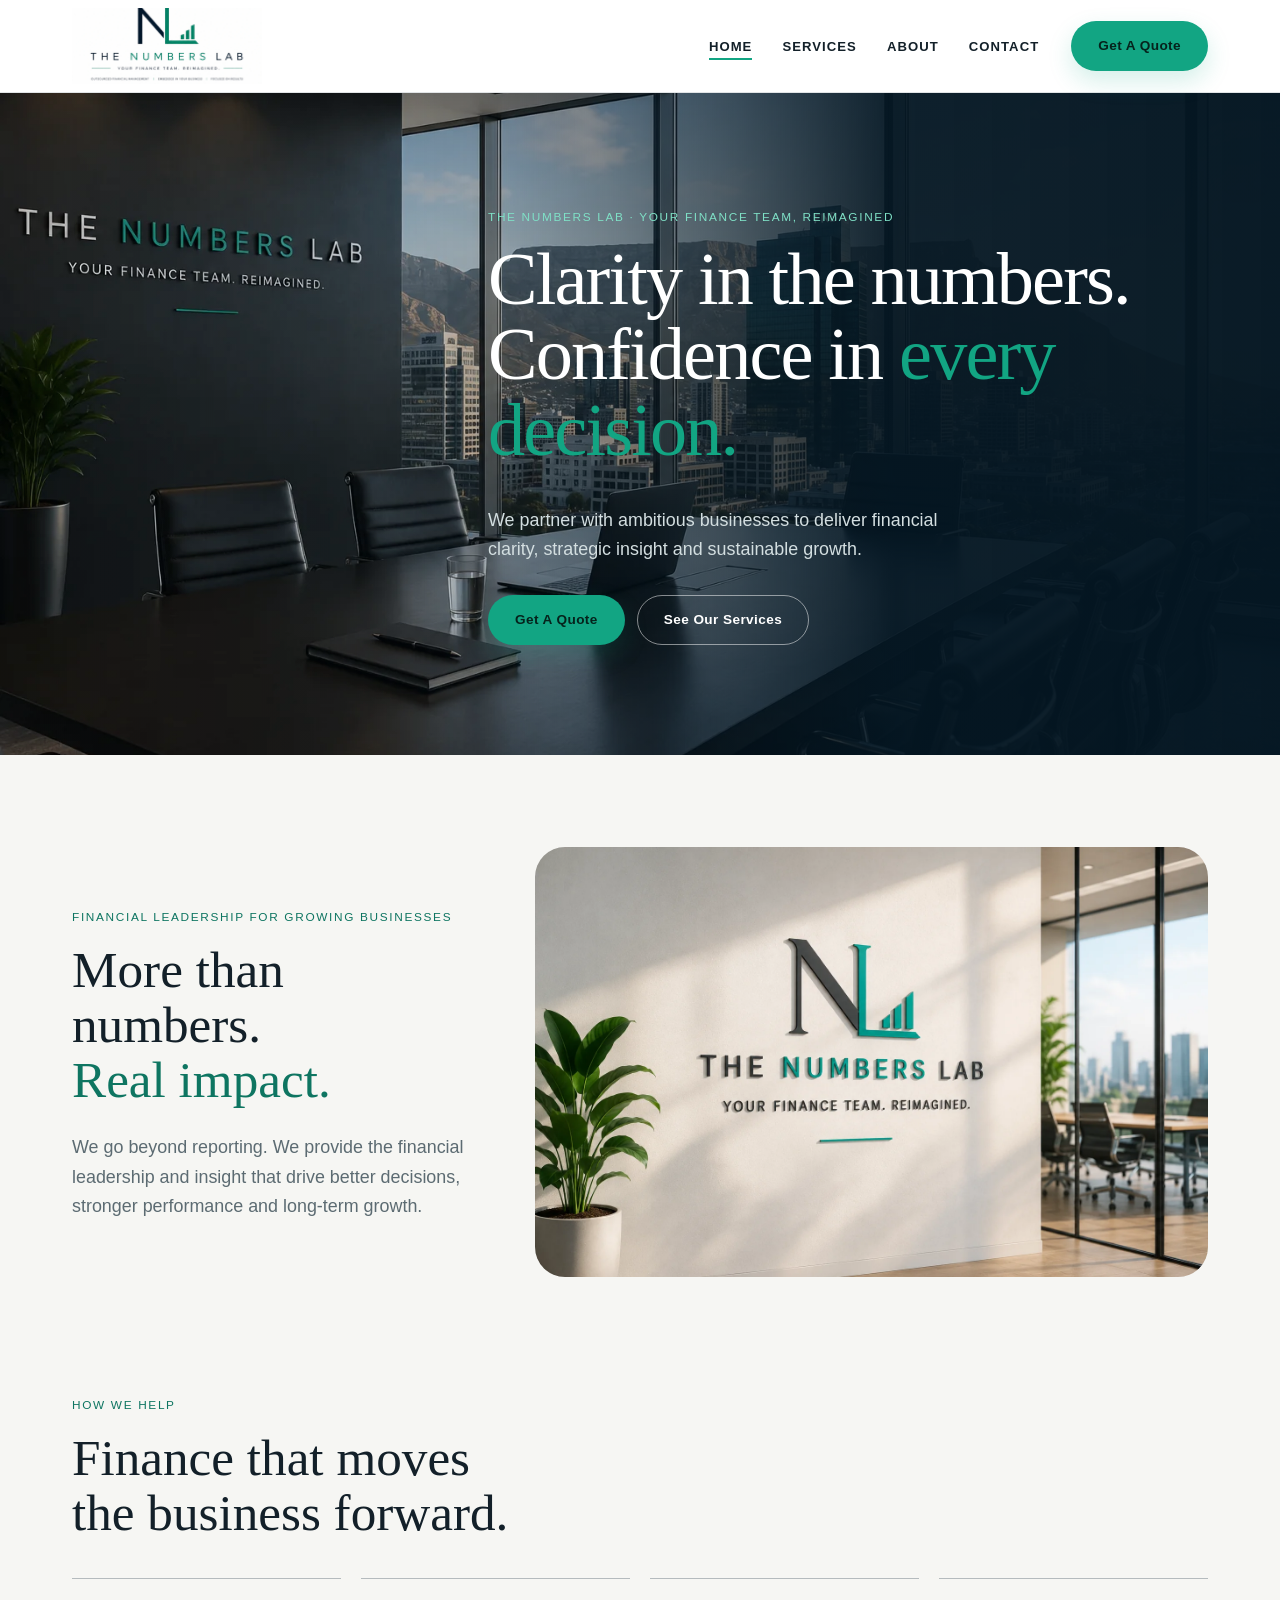
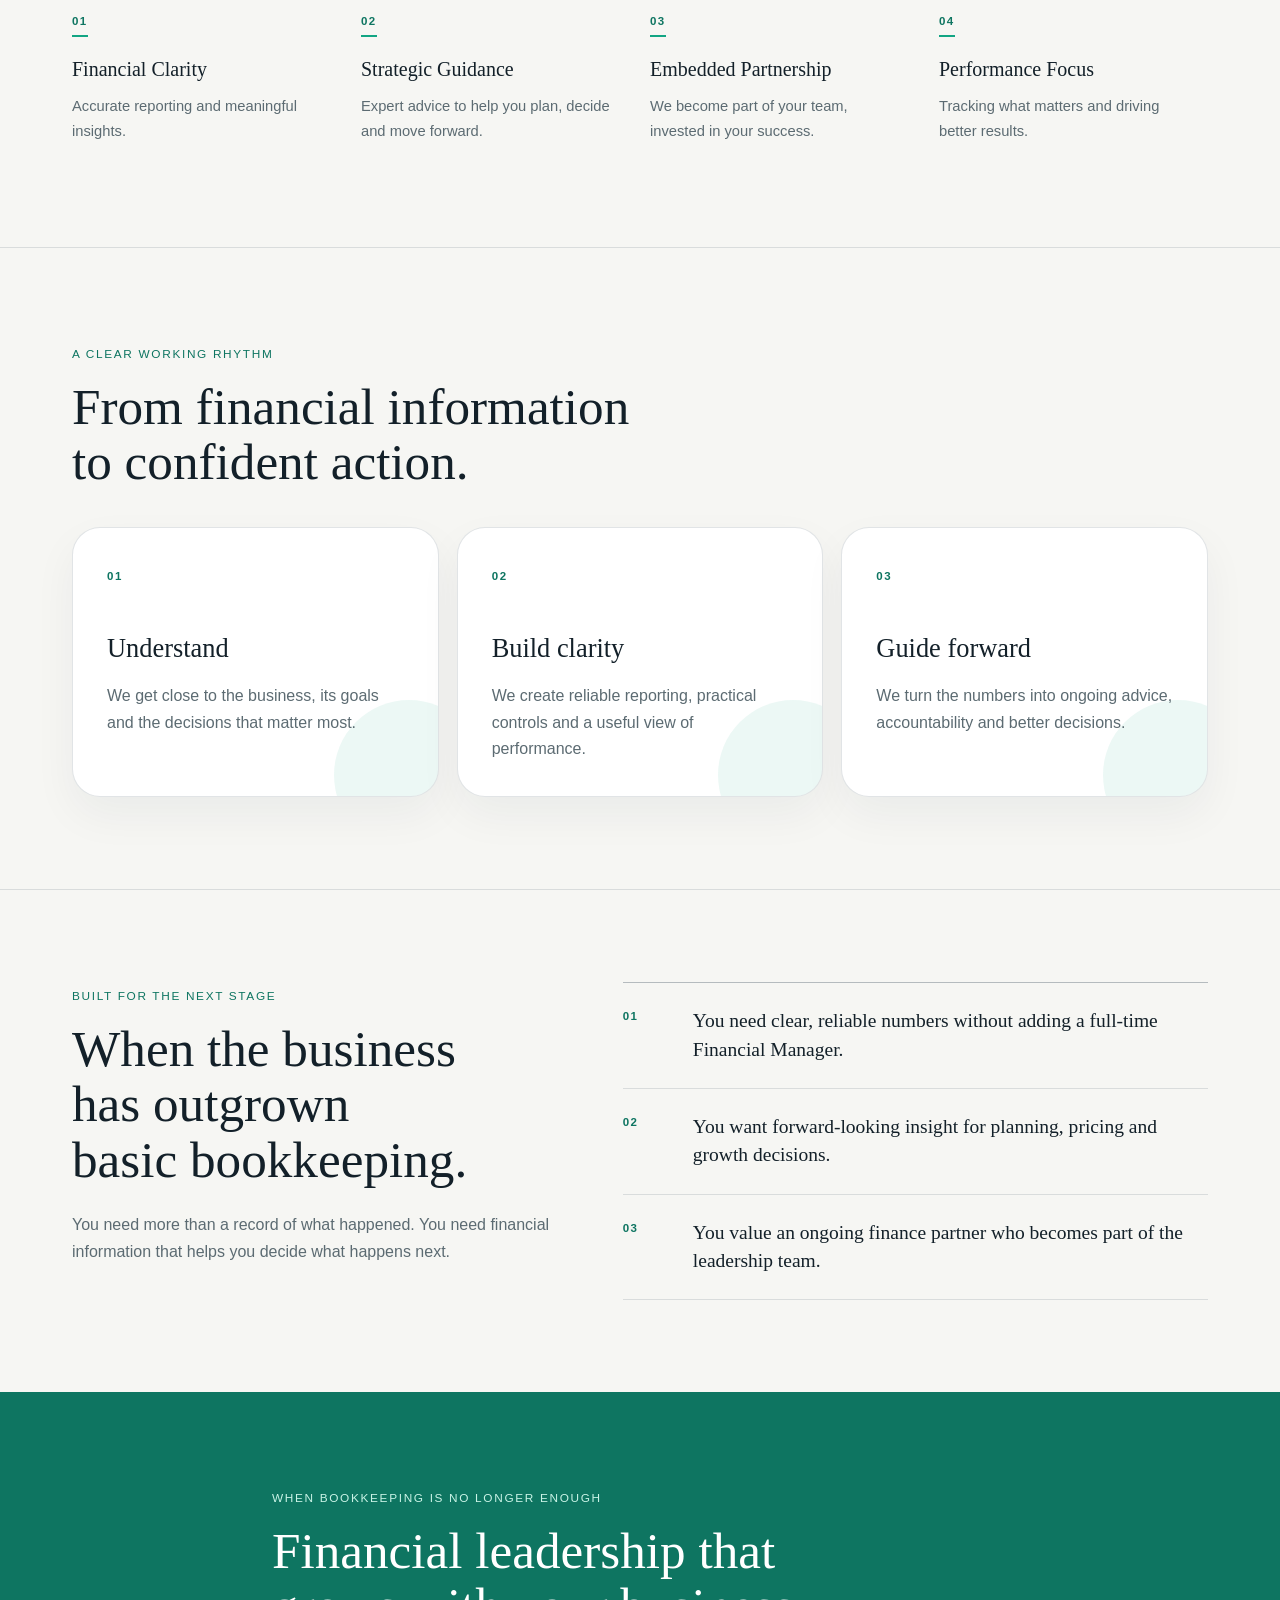
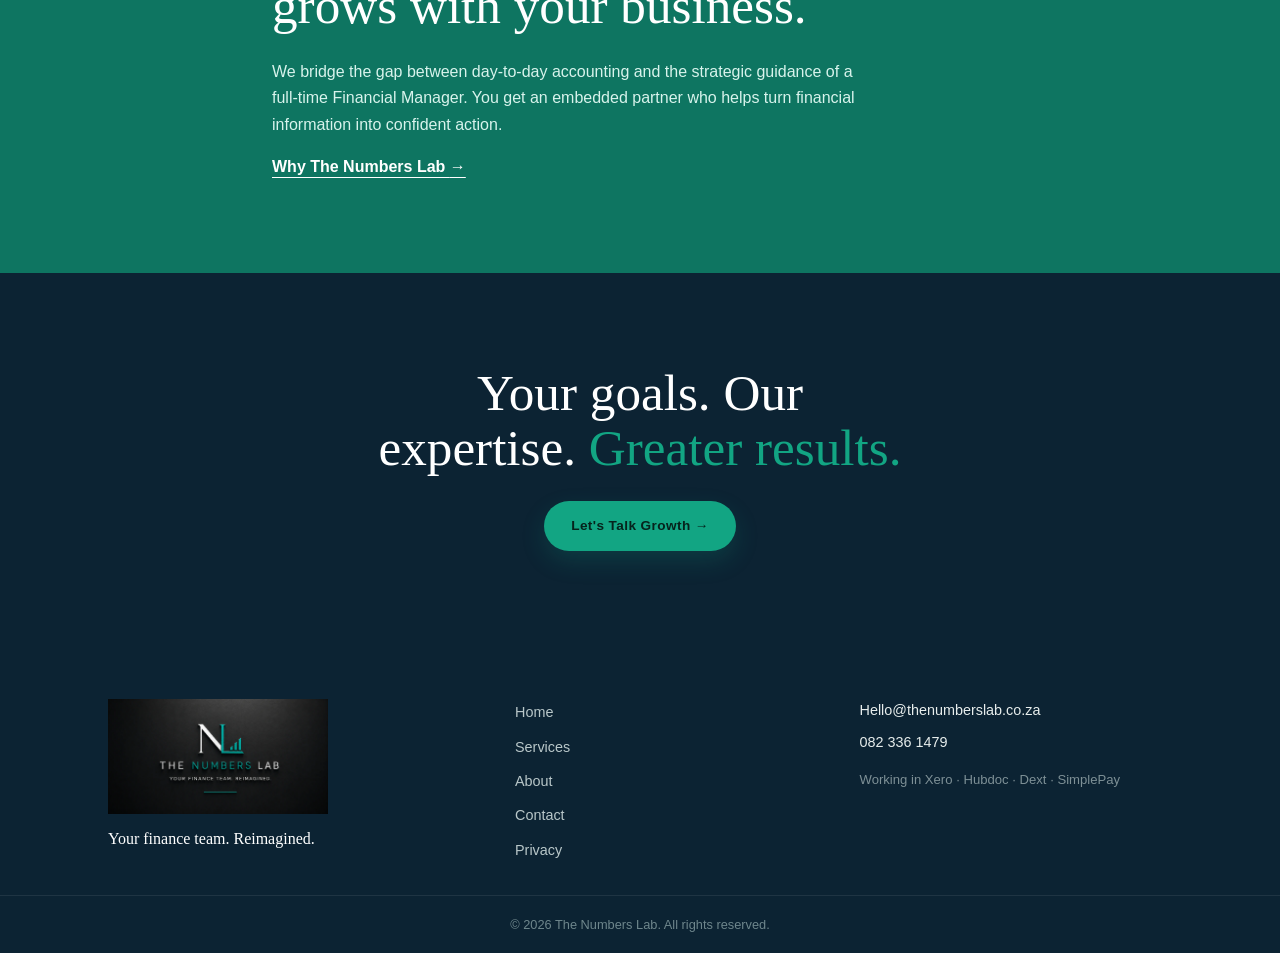
<file: index.html>
<!doctype html>
<html lang="en">
<head>
<meta charset="UTF-8">
<meta name="viewport" content="width=device-width, initial-scale=1">
<title>The Numbers Lab — Your Finance Team, Reimagined</title>
<meta name="description" content="Embedded financial leadership for growing businesses, combining clear reporting, strategic guidance and practical financial management.">
<meta name="robots" content="noindex,nofollow">
<meta property="og:title" content="The Numbers Lab — Your Finance Team, Reimagined">
<meta property="og:description" content="Embedded financial leadership for growing businesses.">
<meta property="og:image" content="https://avimoodley23-hash.github.io/jadie-website-preview/assets/images/social-card.jpg">
<meta property="og:image:width" content="1200">
<meta property="og:image:height" content="630">
<meta name="twitter:card" content="summary_large_image">
<link rel="icon" href="assets/images/site-icon.png" sizes="512x512">
<link rel="stylesheet" href="assets/css/main.css?v=1.6.0">
</head>
<body>
<a class="nl-skip-link" href="#main-content">Skip to content</a>

<header class="nl-header">
	<div class="nl-header-inner">
		<a class="nl-logo" href="index.html" aria-label="The Numbers Lab — Home">
			<span class="nl-header-logo-frame">
				<img class="nl-header-logo" src="assets/images/brand-logo-light.webp" width="1536" height="1024" alt="The Numbers Lab — Your Finance Team, Reimagined" fetchpriority="high">
			</span>
		</a>
		<nav class="nl-nav" aria-label="Primary">
			<ul class="nl-nav-list">
				<li><a href="index.html">Home</a></li>
				<li><a href="services.html">Services</a></li>
				<li><a href="about.html">About</a></li>
				<li><a href="contact.html">Contact</a></li>
			</ul>
		</nav>
		<a class="nl-btn nl-btn-solid nl-header-cta" href="contact.html">Get A Quote</a>
		<button class="nl-nav-toggle" type="button" aria-expanded="false" aria-controls="nl-mobile-nav" aria-label="Open menu">
			<span></span><span></span><span></span>
			<span class="screen-reader-text">Menu</span>
		</button>
	</div>
	<div class="nl-mobile-nav" id="nl-mobile-nav" hidden>
		<ul class="nl-mobile-nav-list">
			<li><a href="index.html">Home</a></li>
			<li><a href="services.html">Services</a></li>
			<li><a href="about.html">About</a></li>
			<li><a href="contact.html">Contact</a></li>
		</ul>
		<a class="nl-btn nl-btn-solid" href="contact.html">Get A Quote</a>
	</div>
</header>

<main id="main-content">

	<section class="nl-hero nl-hero-home">
		<div class="nl-container nl-hero-grid">
			<div class="nl-hero-copy">
				<p class="nl-eyebrow nl-eyebrow-invert">The Numbers Lab &middot; Your Finance Team, Reimagined</p>
				<h1 class="nl-h1">Clarity in the numbers.<br>Confidence in <em>every decision.</em></h1>
				<p class="nl-lede-invert">We partner with ambitious businesses to deliver financial clarity, strategic insight and sustainable growth.</p>
				<div class="nl-btn-row">
					<a class="nl-btn nl-btn-solid" href="contact.html">Get A Quote</a>
					<a class="nl-btn nl-btn-ghost-invert" href="services.html">See Our Services</a>
				</div>
			</div>
		</div>
	</section>

	<section class="nl-section nl-section-paper">
		<div class="nl-container nl-intro-grid">
			<div class="nl-intro-copy">
				<p class="nl-eyebrow">Financial leadership for growing businesses</p>
				<h2 class="nl-h2">More than numbers.<br><em>Real impact.</em></h2>
				<p class="nl-lede">We go beyond reporting. We provide the financial leadership and insight that drive better decisions, stronger performance and long-term growth.</p>
			</div>
			<figure class="nl-feature-image">
				<img src="assets/images/brand-office-light.webp" width="1536" height="1024" loading="lazy" alt="The Numbers Lab brand displayed in a bright modern office">
			</figure>
		</div>
	</section>

	<section class="nl-section nl-section-paper nl-how-help">
		<div class="nl-container">
			<div class="nl-section-heading">
				<p class="nl-eyebrow">How we help</p>
				<h2 class="nl-h2">Finance that moves the business forward.</h2>
			</div>
			<div class="nl-pillars">
				<div class="nl-pillar">
					<span class="nl-pillar-icon" aria-hidden="true">01</span>
					<h3>Financial Clarity</h3>
					<p>Accurate reporting and meaningful insights.</p>
				</div>
				<div class="nl-pillar">
					<span class="nl-pillar-icon" aria-hidden="true">02</span>
					<h3>Strategic Guidance</h3>
					<p>Expert advice to help you plan, decide and move forward.</p>
				</div>
				<div class="nl-pillar">
					<span class="nl-pillar-icon" aria-hidden="true">03</span>
					<h3>Embedded Partnership</h3>
					<p>We become part of your team, invested in your success.</p>
				</div>
				<div class="nl-pillar">
					<span class="nl-pillar-icon" aria-hidden="true">04</span>
					<h3>Performance Focus</h3>
					<p>Tracking what matters and driving better results.</p>
				</div>
			</div>
		</div>
	</section>

	<section class="nl-section nl-section-paper nl-process-section">
		<div class="nl-container">
			<div class="nl-section-heading">
				<p class="nl-eyebrow">A clear working rhythm</p>
				<h2 class="nl-h2">From financial information to confident action.</h2>
			</div>
			<div class="nl-process-grid">
				<article class="nl-process-step">
					<span aria-hidden="true">01</span>
					<h3>Understand</h3>
					<p>We get close to the business, its goals and the decisions that matter most.</p>
				</article>
				<article class="nl-process-step">
					<span aria-hidden="true">02</span>
					<h3>Build clarity</h3>
					<p>We create reliable reporting, practical controls and a useful view of performance.</p>
				</article>
				<article class="nl-process-step">
					<span aria-hidden="true">03</span>
					<h3>Guide forward</h3>
					<p>We turn the numbers into ongoing advice, accountability and better decisions.</p>
				</article>
			</div>
		</div>
	</section>

	<section class="nl-section nl-section-paper nl-fit-section">
		<div class="nl-container nl-fit-grid">
			<div class="nl-fit-intro">
				<p class="nl-eyebrow">Built for the next stage</p>
				<h2 class="nl-h2">When the business has outgrown basic bookkeeping.</h2>
				<p>You need more than a record of what happened. You need financial information that helps you decide what happens next.</p>
			</div>
			<div class="nl-fit-list">
				<div class="nl-fit-item">
					<span aria-hidden="true">01</span>
					<p>You need clear, reliable numbers without adding a full-time Financial Manager.</p>
				</div>
				<div class="nl-fit-item">
					<span aria-hidden="true">02</span>
					<p>You want forward-looking insight for planning, pricing and growth decisions.</p>
				</div>
				<div class="nl-fit-item">
					<span aria-hidden="true">03</span>
					<p>You value an ongoing finance partner who becomes part of the leadership team.</p>
				</div>
			</div>
		</div>
	</section>

	<section class="nl-section nl-section-teal">
		<div class="nl-container nl-business-stage">
			<p class="nl-eyebrow">When bookkeeping is no longer enough</p>
			<h2 class="nl-h2-invert">Financial leadership that grows with your business.</h2>
			<p>We bridge the gap between day-to-day accounting and the strategic guidance of a full-time Financial Manager. You get an embedded partner who helps turn financial information into confident action.</p>
			<a class="nl-text-link-invert" href="about.html">Why The Numbers Lab <span aria-hidden="true">&rarr;</span></a>
		</div>
	</section>

	<section class="nl-section nl-section-navy" style="text-align:center;">
		<div class="nl-container nl-narrow">
			<h2 class="nl-h2-invert">Your goals. Our expertise. <em>Greater results.</em></h2>
			<a class="nl-btn nl-btn-solid" href="contact.html">Let's Talk Growth &rarr;</a>
		</div>
	</section>

</main>

<footer class="nl-footer">
	<div class="nl-footer-inner">
		<div class="nl-footer-brand">
			<span class="nl-logo nl-logo-invert" aria-label="The Numbers Lab">
				<img class="nl-footer-brand-image" src="assets/images/logo-navy.webp" width="900" height="470" loading="lazy" alt="The Numbers Lab">
			</span>
			<p class="nl-footer-tagline">Your finance team. Reimagined.</p>
		</div>
		<nav class="nl-footer-nav" aria-label="Footer">
			<ul class="nl-footer-nav-list">
				<li><a href="index.html">Home</a></li>
				<li><a href="services.html">Services</a></li>
				<li><a href="about.html">About</a></li>
				<li><a href="contact.html">Contact</a></li>
				<li><a href="privacy.html">Privacy</a></li>
			</ul>
		</nav>
		<div class="nl-footer-contact">
			<a href="mailto:Hello@thenumberslab.co.za">Hello@thenumberslab.co.za</a>
			<a href="tel:+27823361479">082 336 1479</a>
			<p class="nl-footer-tools">Working in Xero &middot; Hubdoc &middot; Dext &middot; SimplePay</p>
		</div>
	</div>
	<div class="nl-footer-bottom">
		<p>&copy; 2026 The Numbers Lab. All rights reserved.</p>
	</div>
</footer>

<script src="assets/js/navigation.js?v=1.6.0"></script>
</body>
</html>
</file>
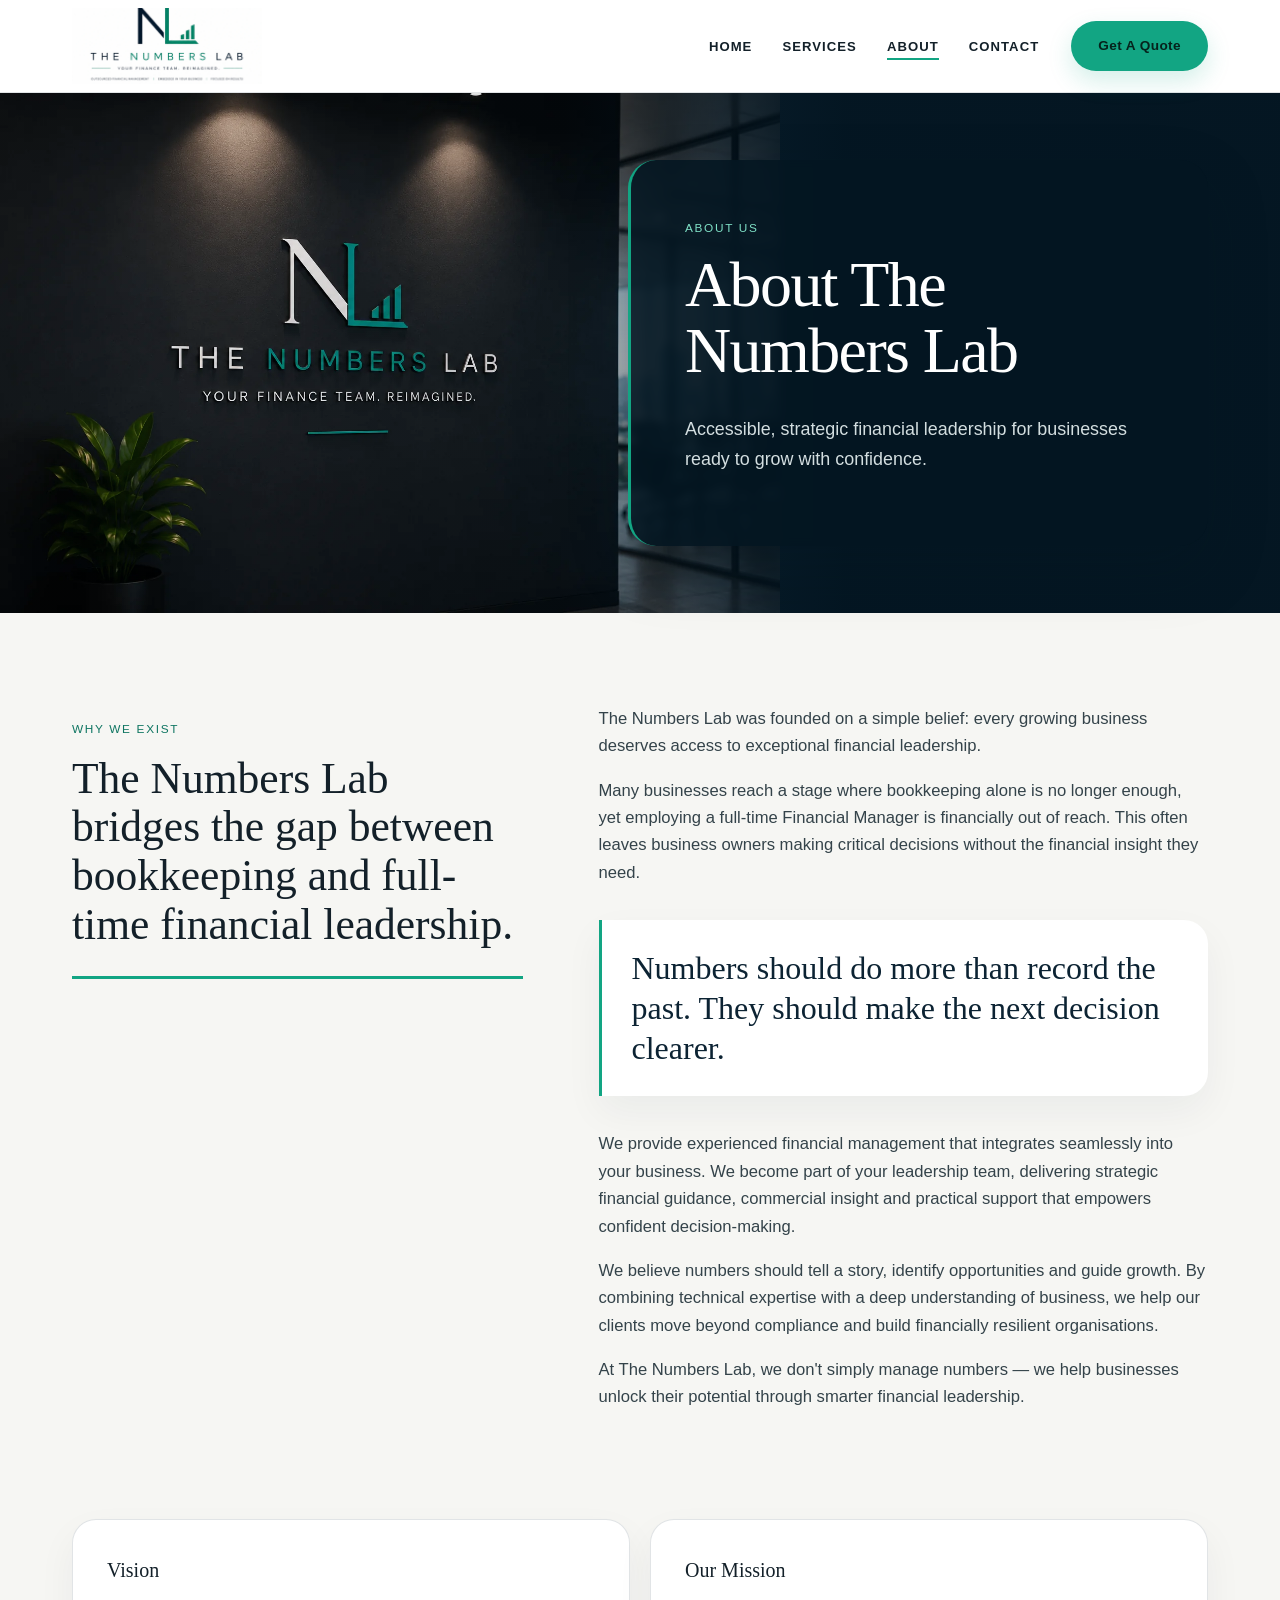
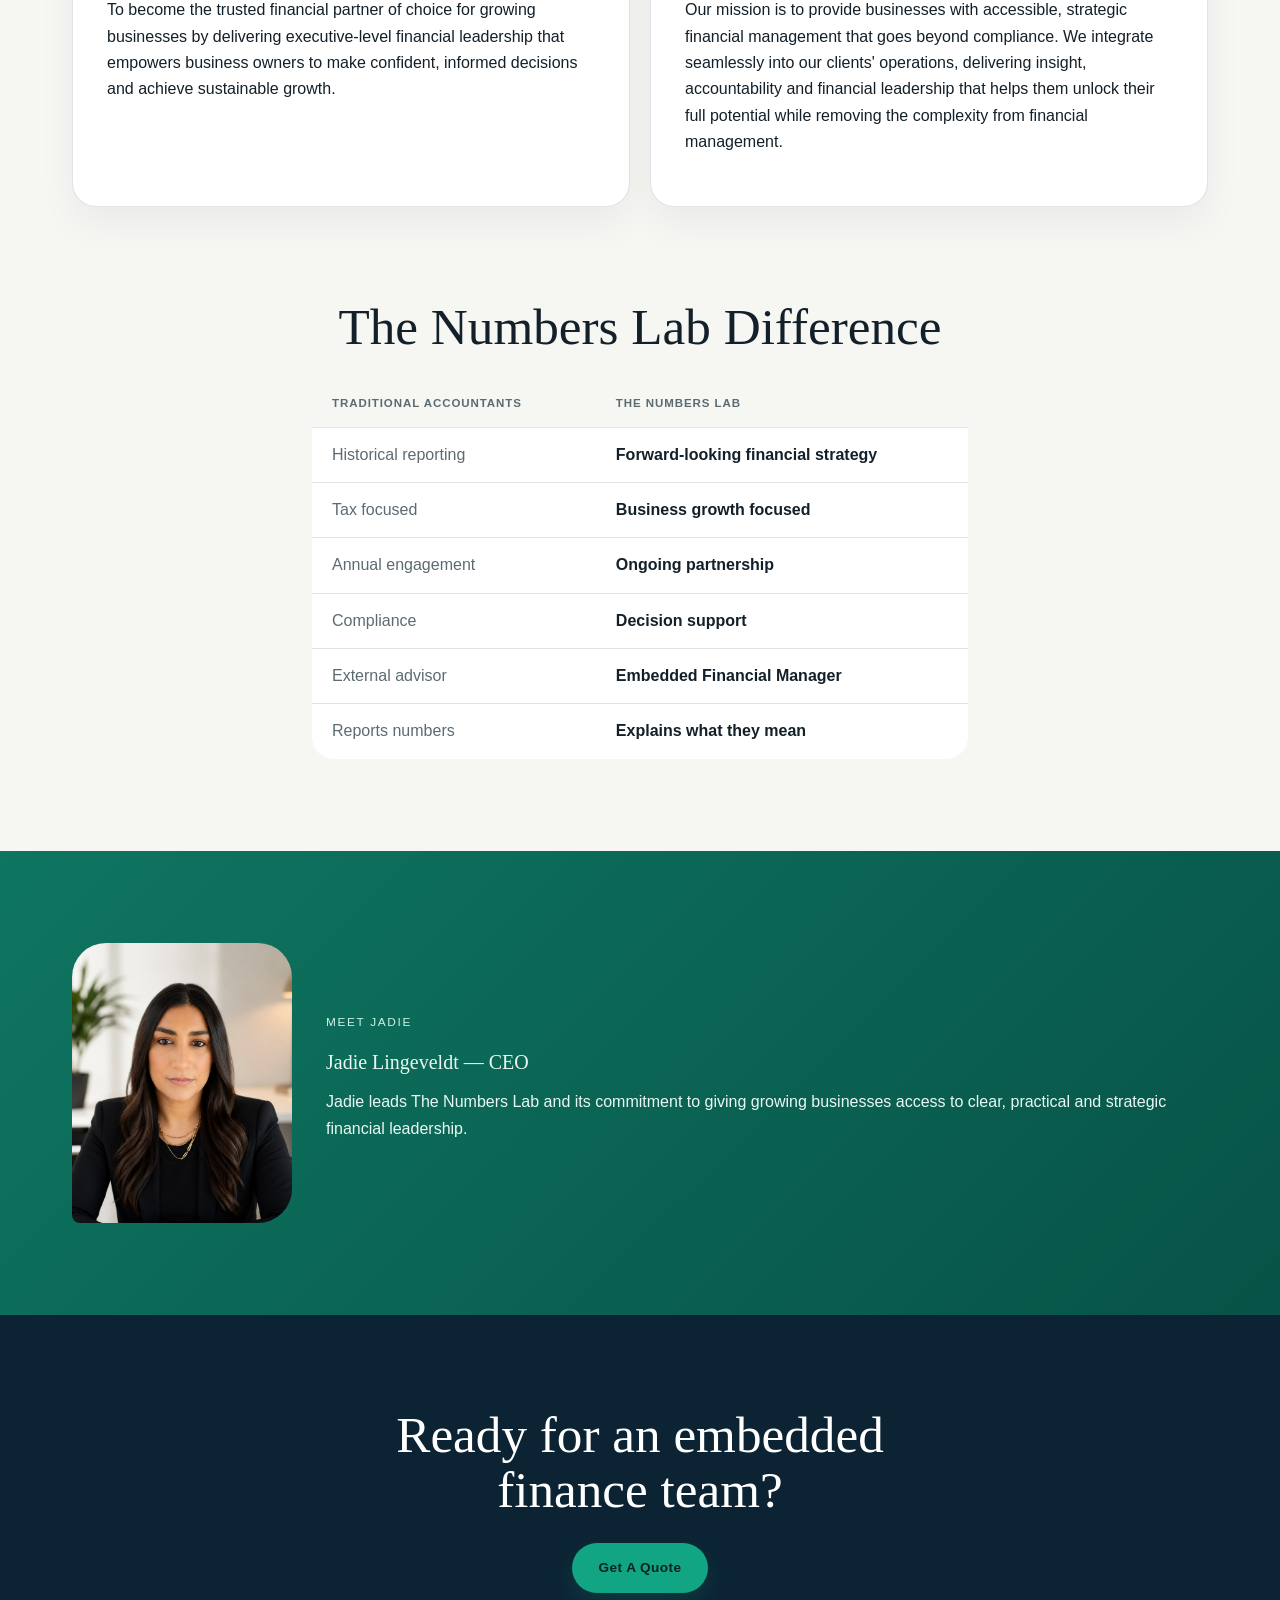
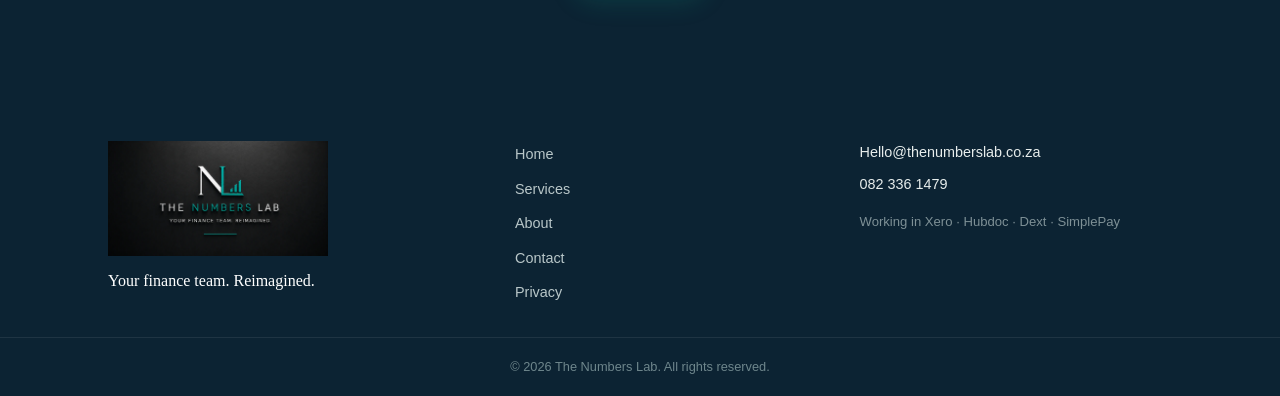
<file: about.html>
<!doctype html>
<html lang="en">
<head>
<meta charset="UTF-8">
<meta name="viewport" content="width=device-width, initial-scale=1">
<title>About Us — The Numbers Lab</title>
<meta name="description" content="Meet The Numbers Lab and discover a more accessible, embedded approach to strategic financial management.">
<meta name="robots" content="noindex,nofollow">
<meta property="og:title" content="About The Numbers Lab">
<meta property="og:description" content="Accessible, strategic financial leadership for businesses ready to grow with confidence.">
<meta property="og:image" content="https://avimoodley23-hash.github.io/jadie-website-preview/assets/images/social-card.jpg">
<meta name="twitter:card" content="summary_large_image">
<link rel="icon" href="assets/images/site-icon.png" sizes="512x512">
<link rel="stylesheet" href="assets/css/main.css?v=1.6.0">
</head>
<body>
<a class="nl-skip-link" href="#main-content">Skip to content</a>

<header class="nl-header">
	<div class="nl-header-inner">
		<a class="nl-logo" href="index.html" aria-label="The Numbers Lab — Home">
			<span class="nl-header-logo-frame">
				<img class="nl-header-logo" src="assets/images/brand-logo-light.webp" width="1536" height="1024" alt="The Numbers Lab — Your Finance Team, Reimagined" fetchpriority="high">
			</span>
		</a>
		<nav class="nl-nav" aria-label="Primary">
			<ul class="nl-nav-list">
				<li><a href="index.html">Home</a></li>
				<li><a href="services.html">Services</a></li>
				<li><a href="about.html">About</a></li>
				<li><a href="contact.html">Contact</a></li>
			</ul>
		</nav>
		<a class="nl-btn nl-btn-solid nl-header-cta" href="contact.html">Get A Quote</a>
		<button class="nl-nav-toggle" type="button" aria-expanded="false" aria-controls="nl-mobile-nav" aria-label="Open menu">
			<span></span><span></span><span></span>
			<span class="screen-reader-text">Menu</span>
		</button>
	</div>
	<div class="nl-mobile-nav" id="nl-mobile-nav" hidden>
		<ul class="nl-mobile-nav-list">
			<li><a href="index.html">Home</a></li>
			<li><a href="services.html">Services</a></li>
			<li><a href="about.html">About</a></li>
			<li><a href="contact.html">Contact</a></li>
		</ul>
		<a class="nl-btn nl-btn-solid" href="contact.html">Get A Quote</a>
	</div>
</header>

<main id="main-content">

	<section class="nl-page-hero nl-page-hero-about">
		<div class="nl-container nl-page-hero-inner nl-page-hero-right">
			<div class="nl-page-hero-card">
				<p class="nl-eyebrow nl-eyebrow-invert">About Us</p>
				<h1 class="nl-h1">About The Numbers Lab</h1>
				<p class="nl-lede-invert">Accessible, strategic financial leadership for businesses ready to grow with confidence.</p>
			</div>
		</div>
	</section>

	<section class="nl-section nl-section-paper">
		<div class="nl-container nl-about-story">
			<div class="nl-story-lead">
				<p class="nl-eyebrow">Why we exist</p>
				<p>The Numbers Lab bridges the gap between bookkeeping and full-time financial leadership.</p>
			</div>
			<div class="nl-story-copy">
				<p>The Numbers Lab was founded on a simple belief: every growing business deserves access to exceptional financial leadership.</p>
				<p>Many businesses reach a stage where bookkeeping alone is no longer enough, yet employing a full-time Financial Manager is financially out of reach. This often leaves business owners making critical decisions without the financial insight they need.</p>
				<blockquote class="nl-story-highlight">Numbers should do more than record the past. They should make the next decision clearer.</blockquote>
				<p>We provide experienced financial management that integrates seamlessly into your business. We become part of your leadership team, delivering strategic financial guidance, commercial insight and practical support that empowers confident decision-making.</p>
				<p>We believe numbers should tell a story, identify opportunities and guide growth. By combining technical expertise with a deep understanding of business, we help our clients move beyond compliance and build financially resilient organisations.</p>
				<p>At The Numbers Lab, we don't simply manage numbers &mdash; we help businesses unlock their potential through smarter financial leadership.</p>
			</div>
		</div>
	</section>

	<section class="nl-section nl-section-paper" style="padding-top:0;">
		<div class="nl-container">
			<div class="nl-two-col">
				<div class="nl-content-card">
					<h2 class="nl-h3">Vision</h2>
					<p>To become the trusted financial partner of choice for growing businesses by delivering executive-level financial leadership that empowers business owners to make confident, informed decisions and achieve sustainable growth.</p>
				</div>
				<div class="nl-content-card">
					<h2 class="nl-h3">Our Mission</h2>
					<p>Our mission is to provide businesses with accessible, strategic financial management that goes beyond compliance. We integrate seamlessly into our clients' operations, delivering insight, accountability and financial leadership that helps them unlock their full potential while removing the complexity from financial management.</p>
				</div>
			</div>
		</div>
	</section>

	<section class="nl-section nl-section-paper" style="padding-top:0;">
		<div class="nl-container nl-narrow">
			<h2 class="nl-h2" style="text-align:center;">The Numbers Lab Difference</h2>
			<div class="nl-table-wrap">
				<table class="nl-diff-table">
					<thead><tr><th>Traditional Accountants</th><th>The Numbers Lab</th></tr></thead>
					<tbody>
						<tr><td>Historical reporting</td><td>Forward-looking financial strategy</td></tr>
						<tr><td>Tax focused</td><td>Business growth focused</td></tr>
						<tr><td>Annual engagement</td><td>Ongoing partnership</td></tr>
						<tr><td>Compliance</td><td>Decision support</td></tr>
						<tr><td>External advisor</td><td>Embedded Financial Manager</td></tr>
						<tr><td>Reports numbers</td><td>Explains what they mean</td></tr>
					</tbody>
				</table>
			</div>
		</div>
	</section>

	<section class="nl-section nl-section-teal nl-founder-section">
		<div class="nl-container nl-founder">
			<img src="assets/images/jadie-headshot.jpg" width="720" height="900" loading="lazy" alt="Jadie Lingeveldt, CEO of The Numbers Lab" class="nl-founder-photo">
			<div>
				<p class="nl-eyebrow">Meet Jadie</p>
				<h2 class="nl-h3">Jadie Lingeveldt &mdash; CEO</h2>
				<p>Jadie leads The Numbers Lab and its commitment to giving growing businesses access to clear, practical and strategic financial leadership.</p>
			</div>
		</div>
	</section>

	<section class="nl-section nl-section-navy" style="text-align:center;">
		<div class="nl-container nl-narrow">
			<h2 class="nl-h2-invert">Ready for an embedded finance team?</h2>
			<a class="nl-btn nl-btn-solid" href="contact.html">Get A Quote</a>
		</div>
	</section>

</main>

<footer class="nl-footer">
	<div class="nl-footer-inner">
		<div class="nl-footer-brand">
			<span class="nl-logo nl-logo-invert" aria-label="The Numbers Lab">
				<img class="nl-footer-brand-image" src="assets/images/logo-navy.webp" width="900" height="470" loading="lazy" alt="The Numbers Lab">
			</span>
			<p class="nl-footer-tagline">Your finance team. Reimagined.</p>
		</div>
		<nav class="nl-footer-nav" aria-label="Footer">
			<ul class="nl-footer-nav-list">
				<li><a href="index.html">Home</a></li>
				<li><a href="services.html">Services</a></li>
				<li><a href="about.html">About</a></li>
				<li><a href="contact.html">Contact</a></li>
				<li><a href="privacy.html">Privacy</a></li>
			</ul>
		</nav>
		<div class="nl-footer-contact">
			<a href="mailto:Hello@thenumberslab.co.za">Hello@thenumberslab.co.za</a>
			<a href="tel:+27823361479">082 336 1479</a>
			<p class="nl-footer-tools">Working in Xero &middot; Hubdoc &middot; Dext &middot; SimplePay</p>
		</div>
	</div>
	<div class="nl-footer-bottom">
		<p>&copy; 2026 The Numbers Lab. All rights reserved.</p>
	</div>
</footer>

<script src="assets/js/navigation.js?v=1.6.0"></script>
</body>
</html>
</file>
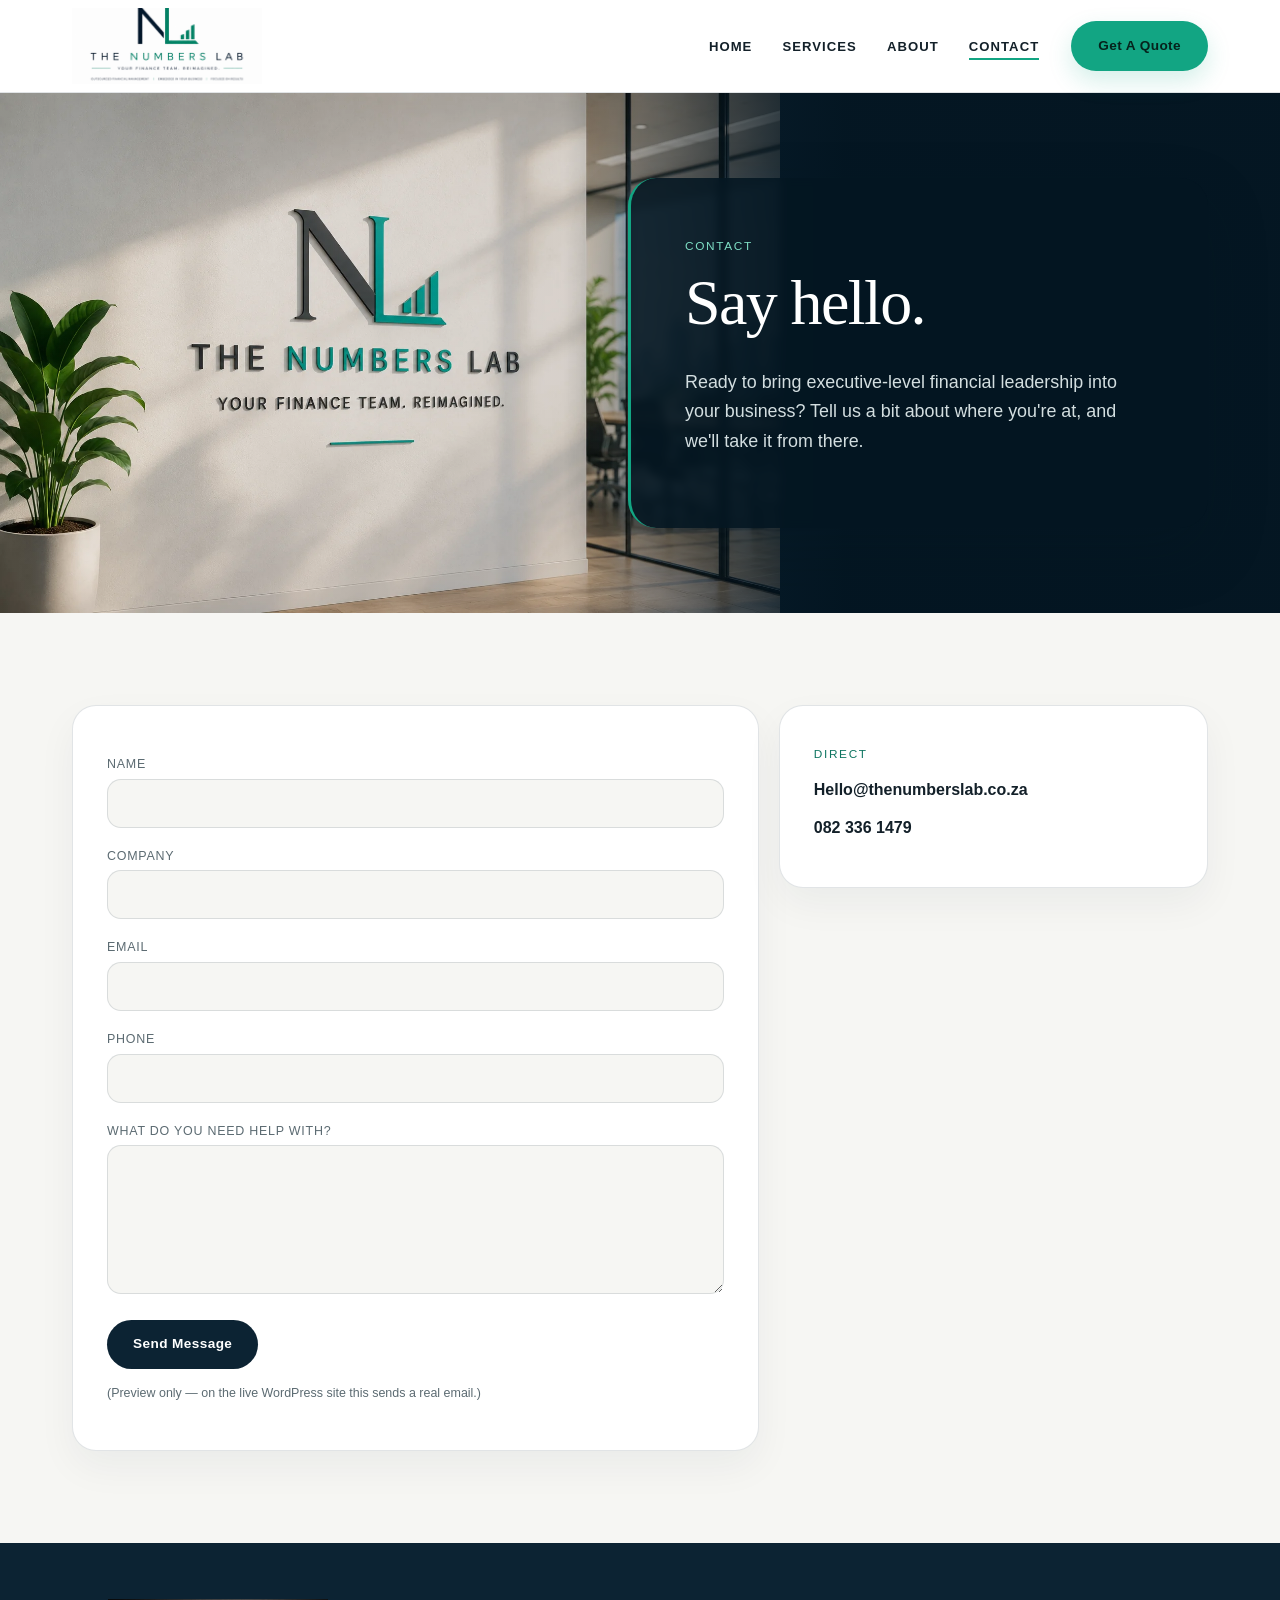
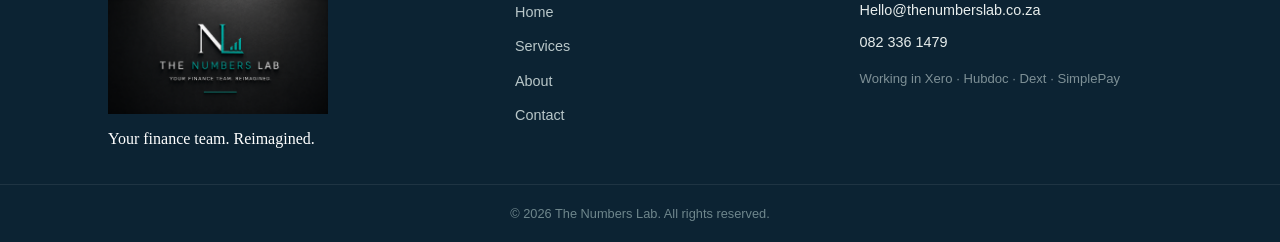
<file: contact.html>
<!doctype html>
<html lang="en">
<head>
<meta charset="UTF-8">
<meta name="viewport" content="width=device-width, initial-scale=1">
<title>Contact — The Numbers Lab</title>
<link rel="stylesheet" href="assets/css/main.css?v=1.5.0">
</head>
<body>
<a class="nl-skip-link" href="#main-content">Skip to content</a>

<header class="nl-header">
	<div class="nl-header-inner">
		<a class="nl-logo" href="index.html" aria-label="The Numbers Lab — Home">
			<span class="nl-header-logo-frame">
				<img class="nl-header-logo" src="assets/images/brand-logo-light.png" alt="The Numbers Lab — Your Finance Team, Reimagined">
			</span>
		</a>
		<nav class="nl-nav" aria-label="Primary">
			<ul class="nl-nav-list">
				<li><a href="index.html">Home</a></li>
				<li><a href="services.html">Services</a></li>
				<li><a href="about.html">About</a></li>
				<li><a href="contact.html">Contact</a></li>
			</ul>
		</nav>
		<a class="nl-btn nl-btn-solid nl-header-cta" href="contact.html">Get A Quote</a>
		<button class="nl-nav-toggle" type="button" aria-expanded="false" aria-controls="nl-mobile-nav">
			<span></span><span></span><span></span>
			<span class="screen-reader-text">Menu</span>
		</button>
	</div>
	<div class="nl-mobile-nav" id="nl-mobile-nav" hidden>
		<ul class="nl-mobile-nav-list">
			<li><a href="index.html">Home</a></li>
			<li><a href="services.html">Services</a></li>
			<li><a href="about.html">About</a></li>
			<li><a href="contact.html">Contact</a></li>
		</ul>
		<a class="nl-btn nl-btn-solid" href="contact.html">Get A Quote</a>
	</div>
</header>

<main id="main-content">

	<section class="nl-page-hero nl-page-hero-contact">
		<div class="nl-container nl-page-hero-inner nl-page-hero-right">
			<div class="nl-page-hero-card">
				<p class="nl-eyebrow nl-eyebrow-invert">Contact</p>
				<h1 class="nl-h1">Say hello.</h1>
				<p class="nl-lede-invert">Ready to bring executive-level financial leadership into your business? Tell us a bit about where you're at, and we'll take it from there.</p>
			</div>
		</div>
	</section>

	<section class="nl-section nl-section-paper">
		<div class="nl-container nl-contact-grid">

			<div class="nl-content-card">
				<div id="nl-demo-notice" class="nl-form-notice nl-form-notice-success" style="display:none;">Thanks — your message is on its way. We'll be in touch shortly.</div>

				<form class="nl-contact-form" onsubmit="event.preventDefault(); document.getElementById('nl-demo-notice').style.display='block'; this.reset();">
					<input type="text" name="nl_website" value="" autocomplete="off" tabindex="-1" class="nl-honeypot" aria-hidden="true">
					<label for="nl_name">Name</label>
					<input type="text" id="nl_name" name="nl_name" required>
					<label for="nl_company">Company</label>
					<input type="text" id="nl_company" name="nl_company">
					<label for="nl_email">Email</label>
					<input type="email" id="nl_email" name="nl_email" required>
					<label for="nl_phone">Phone</label>
					<input type="tel" id="nl_phone" name="nl_phone">
					<label for="nl_message">What do you need help with?</label>
					<textarea id="nl_message" name="nl_message" rows="5" required></textarea>
					<button type="submit" class="nl-btn nl-btn-solid-navy">Send Message</button>
				</form>
				<p style="font-size:.78rem;color:var(--slate);margin-top:14px;">(Preview only — on the live WordPress site this sends a real email.)</p>
			</div>

			<div class="nl-content-card nl-contact-info">
				<p class="nl-eyebrow">Direct</p>
				<p><a href="mailto:Hello@thenumberslab.co.za">Hello@thenumberslab.co.za</a></p>
				<p><a href="tel:+27823361479">082 336 1479</a></p>
			</div>

		</div>
	</section>

</main>

<footer class="nl-footer">
	<div class="nl-footer-inner">
		<div class="nl-footer-brand">
			<span class="nl-logo nl-logo-invert" aria-label="The Numbers Lab">
				<img class="nl-footer-brand-image" src="assets/images/logo-navy.png" alt="The Numbers Lab">
			</span>
			<p class="nl-footer-tagline">Your finance team. Reimagined.</p>
		</div>
		<nav class="nl-footer-nav" aria-label="Footer">
			<ul class="nl-footer-nav-list">
				<li><a href="index.html">Home</a></li>
				<li><a href="services.html">Services</a></li>
				<li><a href="about.html">About</a></li>
				<li><a href="contact.html">Contact</a></li>
			</ul>
		</nav>
		<div class="nl-footer-contact">
			<a href="mailto:Hello@thenumberslab.co.za">Hello@thenumberslab.co.za</a>
			<a href="tel:+27823361479">082 336 1479</a>
			<p class="nl-footer-tools">Working in Xero &middot; Hubdoc &middot; Dext &middot; SimplePay</p>
		</div>
	</div>
	<div class="nl-footer-bottom">
		<p>&copy; 2026 The Numbers Lab. All rights reserved.</p>
	</div>
</footer>

<script src="assets/js/navigation.js"></script>
</body>
</html>
</file>
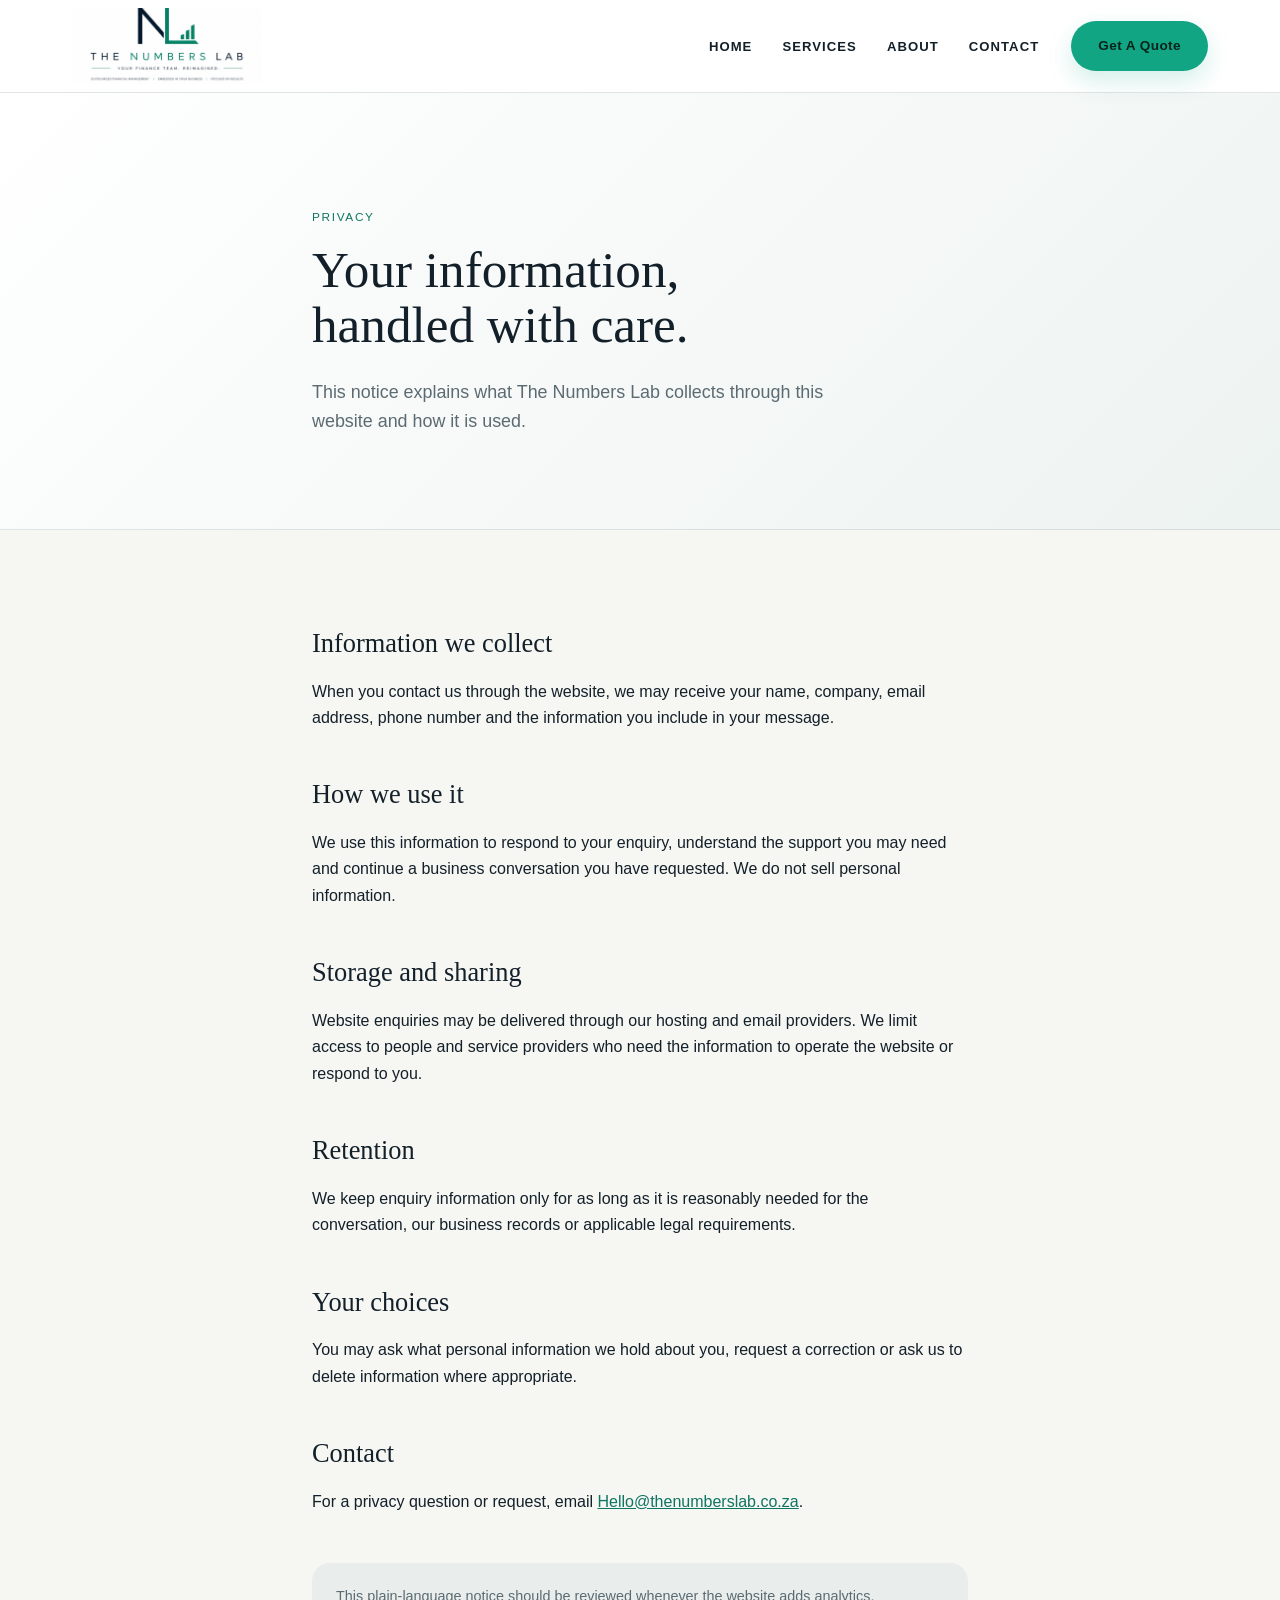
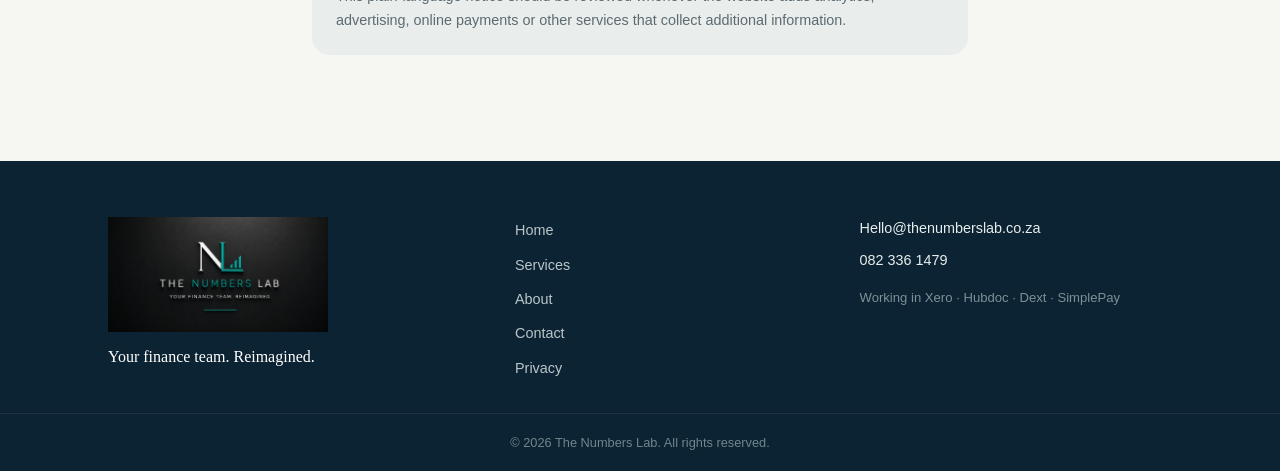
<file: privacy.html>
<!doctype html>
<html lang="en">
<head>
<meta charset="UTF-8">
<meta name="viewport" content="width=device-width, initial-scale=1">
<title>Privacy — The Numbers Lab</title>
<meta name="description" content="How The Numbers Lab collects, uses and protects information shared through this website.">
<meta name="robots" content="noindex,nofollow">
<meta property="og:title" content="Privacy — The Numbers Lab">
<meta property="og:description" content="How The Numbers Lab handles information shared through this website.">
<meta property="og:image" content="https://avimoodley23-hash.github.io/jadie-website-preview/assets/images/social-card.jpg">
<meta name="twitter:card" content="summary_large_image">
<link rel="icon" href="assets/images/site-icon.png" sizes="512x512">
<link rel="stylesheet" href="assets/css/main.css?v=1.6.0">
</head>
<body>
<a class="nl-skip-link" href="#main-content">Skip to content</a>

<header class="nl-header">
	<div class="nl-header-inner">
		<a class="nl-logo" href="index.html" aria-label="The Numbers Lab — Home">
			<span class="nl-header-logo-frame">
				<img class="nl-header-logo" src="assets/images/brand-logo-light.webp" width="1536" height="1024" alt="The Numbers Lab — Your Finance Team, Reimagined" fetchpriority="high">
			</span>
		</a>
		<nav class="nl-nav" aria-label="Primary">
			<ul class="nl-nav-list">
				<li><a href="index.html">Home</a></li>
				<li><a href="services.html">Services</a></li>
				<li><a href="about.html">About</a></li>
				<li><a href="contact.html">Contact</a></li>
			</ul>
		</nav>
		<a class="nl-btn nl-btn-solid nl-header-cta" href="contact.html">Get A Quote</a>
		<button class="nl-nav-toggle" type="button" aria-expanded="false" aria-controls="nl-mobile-nav" aria-label="Open menu">
			<span></span><span></span><span></span>
			<span class="screen-reader-text">Menu</span>
		</button>
	</div>
	<div class="nl-mobile-nav" id="nl-mobile-nav" hidden>
		<ul class="nl-mobile-nav-list">
			<li><a href="index.html">Home</a></li>
			<li><a href="services.html">Services</a></li>
			<li><a href="about.html">About</a></li>
			<li><a href="contact.html">Contact</a></li>
		</ul>
		<a class="nl-btn nl-btn-solid" href="contact.html">Get A Quote</a>
	</div>
</header>

<main id="main-content">
	<section class="nl-legal-hero">
		<div class="nl-container nl-narrow">
			<p class="nl-eyebrow">Privacy</p>
			<h1 class="nl-h2">Your information, handled with care.</h1>
			<p class="nl-lede">This notice explains what The Numbers Lab collects through this website and how it is used.</p>
		</div>
	</section>

	<section class="nl-section nl-section-paper">
		<div class="nl-container nl-narrow nl-legal-copy">
			<h2>Information we collect</h2>
			<p>When you contact us through the website, we may receive your name, company, email address, phone number and the information you include in your message.</p>

			<h2>How we use it</h2>
			<p>We use this information to respond to your enquiry, understand the support you may need and continue a business conversation you have requested. We do not sell personal information.</p>

			<h2>Storage and sharing</h2>
			<p>Website enquiries may be delivered through our hosting and email providers. We limit access to people and service providers who need the information to operate the website or respond to you.</p>

			<h2>Retention</h2>
			<p>We keep enquiry information only for as long as it is reasonably needed for the conversation, our business records or applicable legal requirements.</p>

			<h2>Your choices</h2>
			<p>You may ask what personal information we hold about you, request a correction or ask us to delete information where appropriate.</p>

			<h2>Contact</h2>
			<p>For a privacy question or request, email <a href="mailto:Hello@thenumberslab.co.za">Hello@thenumberslab.co.za</a>.</p>

			<p class="nl-legal-note">This plain-language notice should be reviewed whenever the website adds analytics, advertising, online payments or other services that collect additional information.</p>
		</div>
	</section>
</main>

<footer class="nl-footer">
	<div class="nl-footer-inner">
		<div class="nl-footer-brand">
			<span class="nl-logo nl-logo-invert" aria-label="The Numbers Lab">
				<img class="nl-footer-brand-image" src="assets/images/logo-navy.webp" width="900" height="470" loading="lazy" alt="The Numbers Lab">
			</span>
			<p class="nl-footer-tagline">Your finance team. Reimagined.</p>
		</div>
		<nav class="nl-footer-nav" aria-label="Footer">
			<ul class="nl-footer-nav-list">
				<li><a href="index.html">Home</a></li>
				<li><a href="services.html">Services</a></li>
				<li><a href="about.html">About</a></li>
				<li><a href="contact.html">Contact</a></li>
				<li><a href="privacy.html">Privacy</a></li>
			</ul>
		</nav>
		<div class="nl-footer-contact">
			<a href="mailto:Hello@thenumberslab.co.za">Hello@thenumberslab.co.za</a>
			<a href="tel:+27823361479">082 336 1479</a>
			<p class="nl-footer-tools">Working in Xero &middot; Hubdoc &middot; Dext &middot; SimplePay</p>
		</div>
	</div>
	<div class="nl-footer-bottom">
		<p>&copy; 2026 The Numbers Lab. All rights reserved.</p>
	</div>
</footer>

<script src="assets/js/navigation.js?v=1.6.0"></script>
</body>
</html>
</file>
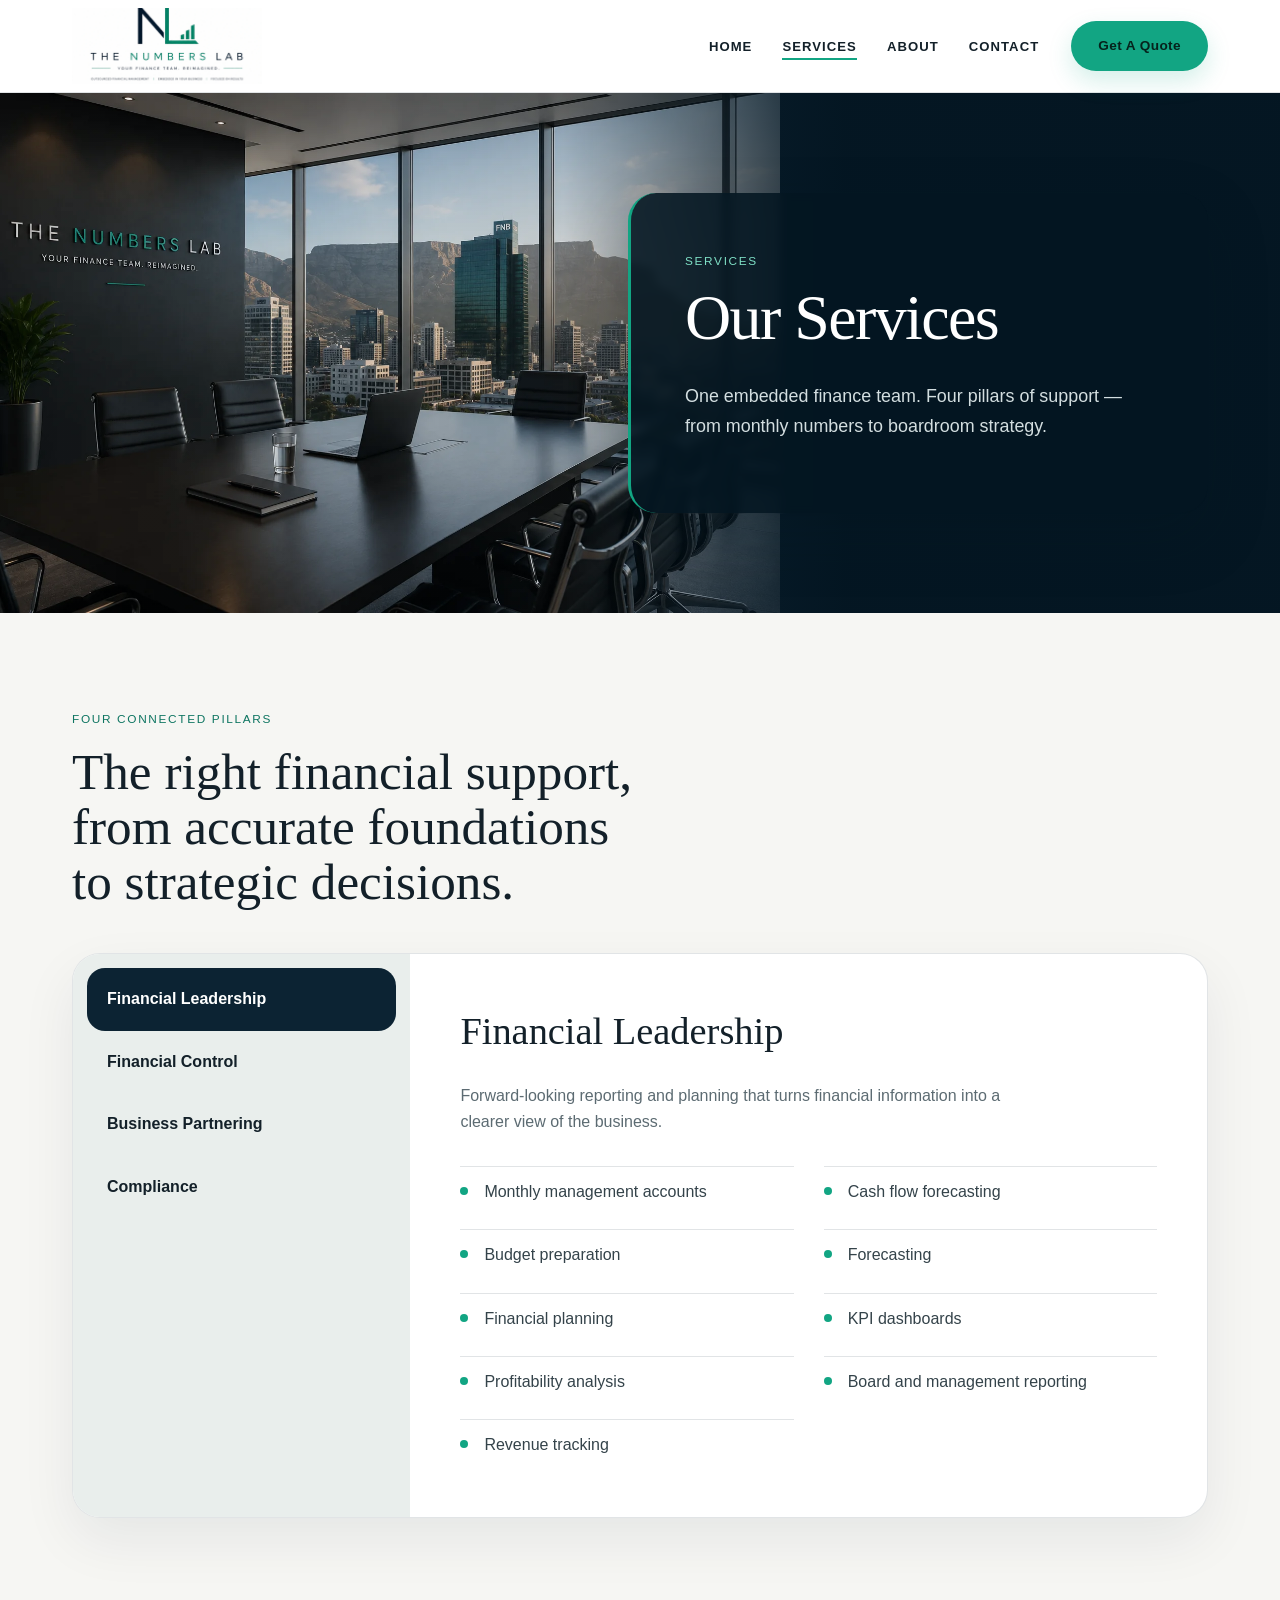
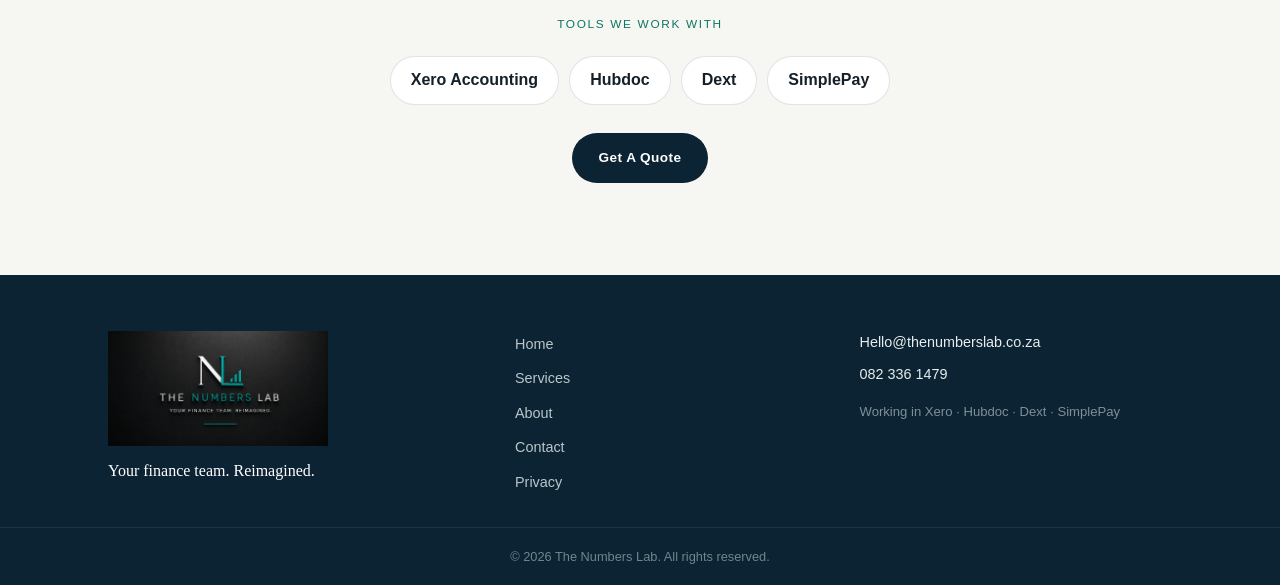
<file: services.html>
<!doctype html>
<html lang="en">
<head>
<meta charset="UTF-8">
<meta name="viewport" content="width=device-width, initial-scale=1">
<title>Services — The Numbers Lab</title>
<meta name="description" content="Financial leadership, control, business partnering and compliance support from The Numbers Lab.">
<meta name="robots" content="noindex,nofollow">
<meta property="og:title" content="Services — The Numbers Lab">
<meta property="og:description" content="One embedded finance team. Four connected pillars of support.">
<meta property="og:image" content="https://avimoodley23-hash.github.io/jadie-website-preview/assets/images/social-card.jpg">
<meta name="twitter:card" content="summary_large_image">
<link rel="icon" href="assets/images/site-icon.png" sizes="512x512">
<link rel="stylesheet" href="assets/css/main.css?v=1.6.0">
</head>
<body>
<a class="nl-skip-link" href="#main-content">Skip to content</a>

<header class="nl-header">
	<div class="nl-header-inner">
		<a class="nl-logo" href="index.html" aria-label="The Numbers Lab — Home">
			<span class="nl-header-logo-frame">
				<img class="nl-header-logo" src="assets/images/brand-logo-light.webp" width="1536" height="1024" alt="The Numbers Lab — Your Finance Team, Reimagined" fetchpriority="high">
			</span>
		</a>
		<nav class="nl-nav" aria-label="Primary">
			<ul class="nl-nav-list">
				<li><a href="index.html">Home</a></li>
				<li><a href="services.html">Services</a></li>
				<li><a href="about.html">About</a></li>
				<li><a href="contact.html">Contact</a></li>
			</ul>
		</nav>
		<a class="nl-btn nl-btn-solid nl-header-cta" href="contact.html">Get A Quote</a>
		<button class="nl-nav-toggle" type="button" aria-expanded="false" aria-controls="nl-mobile-nav" aria-label="Open menu">
			<span></span><span></span><span></span>
			<span class="screen-reader-text">Menu</span>
		</button>
	</div>
	<div class="nl-mobile-nav" id="nl-mobile-nav" hidden>
		<ul class="nl-mobile-nav-list">
			<li><a href="index.html">Home</a></li>
			<li><a href="services.html">Services</a></li>
			<li><a href="about.html">About</a></li>
			<li><a href="contact.html">Contact</a></li>
		</ul>
		<a class="nl-btn nl-btn-solid" href="contact.html">Get A Quote</a>
	</div>
</header>

<main id="main-content">

	<section class="nl-page-hero nl-page-hero-services">
		<div class="nl-container nl-page-hero-inner nl-page-hero-right">
			<div class="nl-page-hero-card">
				<p class="nl-eyebrow nl-eyebrow-invert">Services</p>
				<h1 class="nl-h1">Our Services</h1>
				<p class="nl-lede-invert">One embedded finance team. Four pillars of support &mdash; from monthly numbers to boardroom strategy.</p>
			</div>
		</div>
	</section>

	<section class="nl-section nl-section-paper">
		<div class="nl-container">
			<div class="nl-services-intro">
				<p class="nl-eyebrow">Four connected pillars</p>
				<h2 class="nl-h2">The right financial support, from accurate foundations to strategic decisions.</h2>
			</div>

			<div class="nl-service-tabs">
				<div class="nl-tab-list" role="tablist" aria-label="Service categories">
					<button class="nl-tab-button is-active" type="button" role="tab" id="tab-leadership" aria-selected="true" aria-controls="panel-leadership">Financial Leadership</button>
					<button class="nl-tab-button" type="button" role="tab" id="tab-control" aria-selected="false" aria-controls="panel-control">Financial Control</button>
					<button class="nl-tab-button" type="button" role="tab" id="tab-partnering" aria-selected="false" aria-controls="panel-partnering">Business Partnering</button>
					<button class="nl-tab-button" type="button" role="tab" id="tab-compliance" aria-selected="false" aria-controls="panel-compliance">Compliance</button>
				</div>

				<div class="nl-tab-panels">
					<section class="nl-service-panel is-active" role="tabpanel" id="panel-leadership" aria-labelledby="tab-leadership">
					<h2>Financial Leadership</h2>
					<p>Forward-looking reporting and planning that turns financial information into a clearer view of the business.</p>
					<ul>
						<li>Monthly management accounts</li>
						<li>Cash flow forecasting</li>
						<li>Budget preparation</li>
						<li>Forecasting</li>
						<li>Financial planning</li>
						<li>KPI dashboards</li>
						<li>Profitability analysis</li>
						<li>Board and management reporting</li>
						<li>Revenue tracking</li>
					</ul>
					</section>
					<section class="nl-service-panel" role="tabpanel" id="panel-control" aria-labelledby="tab-control">
					<h2>Financial Control</h2>
					<p>Reliable day-to-day financial foundations, stronger oversight and better control of risk.</p>
					<ul>
						<li>Bookkeeping</li>
						<li>Internal controls</li>
						<li>Debtor and creditor processing &amp; oversight</li>
						<li>Financial risk management</li>
					</ul>
					</section>
					<section class="nl-service-panel" role="tabpanel" id="panel-partnering" aria-labelledby="tab-partnering">
					<h2>Business Partnering</h2>
					<p>Commercial guidance that brings the numbers into management conversations and important decisions.</p>
					<ul>
						<li>Attend management meetings</li>
						<li>Advise business owners on decisions</li>
						<li>Pricing analysis</li>
						<li>Investment evaluations</li>
						<li>Business case preparation</li>
						<li>Growth strategy support</li>
					</ul>
					</section>
					<section class="nl-service-panel" role="tabpanel" id="panel-compliance" aria-labelledby="tab-compliance">
					<h2>Compliance</h2>
					<p>Practical support that keeps essential financial and statutory responsibilities on track.</p>
					<ul>
						<li>VAT</li>
						<li>Payroll</li>
						<li>Annual financial statements</li>
						<li>Audit preparation</li>
						<li>Tax liaison</li>
						<li>Statutory compliance &amp; maintenance</li>
					</ul>
					</section>
				</div>
			</div>
		</div>
	</section>

	<section class="nl-section nl-section-paper" style="padding-top:0;text-align:center;">
		<div class="nl-container nl-narrow">
			<p class="nl-eyebrow">Tools we work with</p>
			<div class="nl-tool-list" aria-label="Supported financial platforms">
				<span>Xero Accounting</span>
				<span>Hubdoc</span>
				<span>Dext</span>
				<span>SimplePay</span>
			</div>
			<a class="nl-btn nl-btn-solid-navy" href="contact.html">Get A Quote</a>
		</div>
	</section>

</main>

<footer class="nl-footer">
	<div class="nl-footer-inner">
		<div class="nl-footer-brand">
			<span class="nl-logo nl-logo-invert" aria-label="The Numbers Lab">
				<img class="nl-footer-brand-image" src="assets/images/logo-navy.webp" width="900" height="470" loading="lazy" alt="The Numbers Lab">
			</span>
			<p class="nl-footer-tagline">Your finance team. Reimagined.</p>
		</div>
		<nav class="nl-footer-nav" aria-label="Footer">
			<ul class="nl-footer-nav-list">
				<li><a href="index.html">Home</a></li>
				<li><a href="services.html">Services</a></li>
				<li><a href="about.html">About</a></li>
				<li><a href="contact.html">Contact</a></li>
				<li><a href="privacy.html">Privacy</a></li>
			</ul>
		</nav>
		<div class="nl-footer-contact">
			<a href="mailto:Hello@thenumberslab.co.za">Hello@thenumberslab.co.za</a>
			<a href="tel:+27823361479">082 336 1479</a>
			<p class="nl-footer-tools">Working in Xero &middot; Hubdoc &middot; Dext &middot; SimplePay</p>
		</div>
	</div>
	<div class="nl-footer-bottom">
		<p>&copy; 2026 The Numbers Lab. All rights reserved.</p>
	</div>
</footer>

<script src="assets/js/navigation.js?v=1.6.0"></script>
</body>
</html>
</file>
<file: assets/css/main.css>
/* ==========================================================================
   The Numbers Lab — brand tokens
   ========================================================================== */
:root {
	--navy: #0C2333;
	--navy-2: #123045;
	--teal: #12A583;
	--teal-deep: #0E7561;
	--paper: #F6F6F3;
	--card: #FFFFFF;
	--ink: #132029;
	--slate: #5C6B72;
	--line: rgba(12, 35, 51, 0.12);
	--serif: Georgia, 'Iowan Old Style', 'Palatino Linotype', 'Times New Roman', serif;
	--sans: -apple-system, BlinkMacSystemFont, 'Segoe UI', Roboto, 'Helvetica Neue', Arial, sans-serif;
}

*, *::before, *::after { box-sizing: border-box; }

html { scroll-behavior: smooth; }

body {
	margin: 0;
	background: var(--paper);
	color: var(--ink);
	font-family: var(--sans);
	line-height: 1.65;
	-webkit-font-smoothing: antialiased;
	overflow-x: hidden;
}

h1, h2, h3 {
	font-family: var(--serif);
	font-weight: 400;
	margin: 0 0 0.5em;
	text-wrap: balance;
}

p { margin: 0 0 1em; }
a { color: var(--teal-deep); }
img { max-width: 100%; display: block; }
button, input, textarea { font: inherit; }
:focus-visible { outline: 3px solid var(--teal); outline-offset: 4px; }

.screen-reader-text {
	position: absolute; width: 1px; height: 1px; overflow: hidden;
	clip: rect(1px,1px,1px,1px); white-space: nowrap;
}
.nl-skip-link {
	position: fixed; left: 16px; top: 12px; z-index: 100;
	padding: 10px 14px; background: #fff; color: var(--navy); border-radius: 4px;
	transform: translateY(-150%); transition: transform 0.2s ease;
}
.nl-skip-link:focus { transform: translateY(0); }

/* ==========================================================================
   Layout helpers
   ========================================================================== */
.nl-container { max-width: 1200px; margin: 0 auto; padding: 0 32px; }
.nl-narrow { max-width: 720px; margin-left: auto; margin-right: auto; }

.nl-section { padding: 92px 0; }
.nl-section-paper { background: var(--paper); color: var(--ink); }
.nl-section-navy { background: var(--navy); color: #E7EDEC; }
.nl-section-teal { background: var(--teal-deep); color: #EAF8F3; }

.nl-eyebrow {
	display: inline-block; font-size: 0.74rem; letter-spacing: 0.14em; text-transform: uppercase;
	color: var(--teal-deep); margin-bottom: 14px;
}
.nl-eyebrow-invert { color: #7FE0C6; }

.nl-h1 { font-size: clamp(2.6rem, 5.8vw, 5.2rem); line-height: 1.02; color: #fff; letter-spacing: -0.025em; }
.nl-h1 em, .nl-h2-invert em { font-style: normal; color: var(--teal); }
.nl-h2 { font-size: clamp(2rem, 4vw, 3.4rem); line-height: 1.08; }
.nl-h2 em { color: var(--teal-deep); font-style: normal; }
.nl-h2-invert { font-size: clamp(2rem, 4vw, 3.4rem); line-height: 1.08; color: #fff; }
.nl-h3 { font-size: 1.25rem; }

.nl-section-paper .nl-h1 { color: var(--ink); }

.nl-lede { color: var(--slate); font-size: 1.12rem; max-width: 56ch; }
.nl-lede-invert { color: #D3DEE0; font-size: 1.12rem; max-width: 48ch; }

/* ==========================================================================
   Header
   ========================================================================== */
.nl-header {
	background: #fff; border-bottom: 1px solid var(--line);
	position: sticky; top: 0; z-index: 50;
}
.nl-header-inner {
	max-width: 1200px; margin: 0 auto; padding: 8px 32px;
	display: flex; align-items: center; gap: 28px;
}
.nl-logo {
	display: inline-flex; align-items: center; flex-shrink: 0;
	color: var(--navy); text-decoration: none;
}
.nl-header-logo-frame {
	display: flex; align-items: center; justify-content: center;
	width: 190px; height: 76px; overflow: hidden;
}
.nl-header-logo {
	display: block; width: 190px; max-width: none; height: auto;
	flex: 0 0 auto;
}

.nl-nav { margin-left: auto; }
.nl-nav-list { list-style: none; display: flex; gap: 30px; margin: 0; padding: 0; }
.nl-nav-list a {
	color: var(--ink); text-decoration: none; font-size: 0.82rem;
	letter-spacing: 0.08em; text-transform: uppercase; font-weight: 600;
	padding-bottom: 4px; border-bottom: 2px solid transparent;
}
.nl-nav-list a:hover { border-bottom-color: var(--teal); }
.nl-nav-list .current-menu-item > a,
.nl-nav-list a.is-current,
.nl-nav-list a[aria-current="page"] { border-bottom-color: var(--teal); }

.nl-header-cta { margin-left: 4px; }

.nl-btn {
	display: inline-block; font-size: 0.85rem; letter-spacing: 0.03em; font-weight: 600;
	padding: 13px 26px; border-radius: 999px; text-decoration: none; border: 1px solid transparent;
	white-space: nowrap; transition: transform 0.2s ease, box-shadow 0.2s ease, background-color 0.2s ease;
}
.nl-btn:hover { transform: translateY(-2px); }
.nl-btn-solid { background: var(--teal); color: #06231C; box-shadow: 0 10px 24px rgba(18,165,131,0.18); }
.nl-btn-solid:hover { background: #16BE99; color: #06231C; box-shadow: 0 14px 30px rgba(18,165,131,0.24); }
.nl-btn-solid-navy { background: var(--navy); color: #fff; }
.nl-btn-solid-navy:hover { background: var(--navy-2); color: #fff; }
.nl-btn-ghost-invert { border-color: rgba(255,255,255,0.5); color: #fff; }
.nl-btn-ghost-invert:hover { border-color: #fff; background: rgba(255,255,255,0.08); }
.nl-btn-row { display: flex; gap: 12px; flex-wrap: wrap; }

.nl-nav-toggle {
	display: none; margin-left: auto; background: none; border: none; padding: 8px;
	flex-direction: column; gap: 5px; cursor: pointer;
}
.nl-nav-toggle span { width: 22px; height: 2px; background: var(--ink); display: block; }

.nl-mobile-nav { display: none; flex-direction: column; gap: 4px; padding: 0 28px 20px; }
.nl-mobile-nav-list { list-style: none; margin: 0 0 14px; padding: 0; display: flex; flex-direction: column; gap: 2px; }
.nl-mobile-nav-list a {
	display: block; padding: 10px 0; color: var(--ink); text-decoration: none;
	font-size: 0.9rem; letter-spacing: 0.05em; text-transform: uppercase; font-weight: 600;
	border-bottom: 1px solid var(--line);
}
.nl-mobile-nav-list .current-menu-item > a,
.nl-mobile-nav-list a.is-current,
.nl-mobile-nav-list a[aria-current="page"] { color: var(--teal-deep); font-weight: 750; }
.nl-mobile-nav.is-open { display: flex; }
.nl-mobile-nav.is-open:not([hidden]) { animation: nl-menu-in 0.22s ease both; }
.nl-mobile-nav[hidden] { display: none; }

/* ==========================================================================
   Image-led heroes
   ========================================================================== */
.nl-hero {
	position: relative; min-height: 650px; overflow: hidden; display: flex; align-items: stretch;
	background: var(--navy);
}
.nl-hero-home {
	background-image:
		linear-gradient(90deg, rgba(4,22,34,0.04) 0%, rgba(4,22,34,0.24) 38%, rgba(4,22,34,0.94) 70%, rgba(4,22,34,0.98) 100%),
		url('../images/cape-town-boardroom.webp');
	background-size: cover;
	background-position: center;
}
.nl-hero-grid { position: relative; z-index: 2; width: 100%; display: flex; align-items: center; justify-content: flex-end; }
.nl-hero-copy { max-width: 720px; padding: 110px 0; }
.nl-hero-copy .nl-lede-invert { margin: 26px 0 30px; }

.nl-page-hero {
	min-height: 520px; position: relative; background-color: var(--navy);
	background-size: auto 520px; background-position: left center; background-repeat: no-repeat;
}
.nl-page-hero::before {
	content: ""; position: absolute; inset: 0;
	background: linear-gradient(90deg, rgba(4,22,34,0.04) 0%, rgba(4,22,34,0.12) 44%, rgba(4,22,34,0.98) 66%);
}
.nl-page-hero-inner { min-height: 520px; position: relative; display: flex; align-items: center; }
.nl-page-hero-right { justify-content: flex-end; }
.nl-page-hero-card {
	width: min(580px, 100%); background: rgba(4,22,34,0.88); color: #fff;
	padding: 54px; border-left: 3px solid var(--teal); border-radius: 28px;
	backdrop-filter: blur(4px); box-shadow: 0 24px 60px rgba(4,22,34,0.22);
}
.nl-page-hero-card .nl-h1 { font-size: clamp(2.5rem, 5vw, 4.4rem); }
.nl-page-hero-about { background-image: url('../images/brand-office-dark.webp'); }
.nl-page-hero-services { background-image: url('../images/cape-town-boardroom.webp'); }
.nl-page-hero-contact { background-image: url('../images/brand-office-light.webp'); }

/* ==========================================================================
   Intro image feature
   ========================================================================== */
.nl-intro-grid { display: grid; grid-template-columns: 0.8fr 1.35fr; gap: 64px; align-items: center; }
.nl-intro-copy .nl-lede { margin: 24px 0 0; }
.nl-feature-image { margin: 0; min-height: 430px; overflow: hidden; background: #fff; border-radius: 30px; }
.nl-feature-image img { width: 100%; height: 430px; object-fit: cover; object-position: center; }
.nl-section-heading { max-width: 760px; margin-bottom: 38px; }
.nl-how-help { padding-top: 22px; }

/* ==========================================================================
   Client fit
   ========================================================================== */
.nl-fit-section { border-top: 1px solid var(--line); }
.nl-fit-grid { display: grid; grid-template-columns: 0.9fr 1.1fr; gap: 72px; align-items: start; }
.nl-fit-intro > p:last-child { max-width: 54ch; color: var(--slate); }
.nl-fit-list { border-top: 1px solid rgba(12,35,51,0.28); }
.nl-fit-item {
	display: grid; grid-template-columns: 52px 1fr; gap: 18px; align-items: start;
	padding: 24px 0; border-bottom: 1px solid var(--line);
}
.nl-fit-item span { color: var(--teal-deep); font-size: 0.72rem; font-weight: 700; letter-spacing: 0.12em; }
.nl-fit-item p { margin: 0; font-family: var(--serif); font-size: 1.22rem; line-height: 1.45; }

/* ==========================================================================
   Pillars / How We Help
   ========================================================================== */
.nl-pillars { display: grid; grid-template-columns: repeat(4, 1fr); gap: 20px; }
.nl-pillar {
	background: transparent; border: 0; border-top: 1px solid rgba(12,35,51,0.28);
	padding: 28px 18px 12px 0; text-align: left;
}
.nl-pillar-icon {
	display: inline-block; margin-bottom: 16px; color: var(--teal-deep);
	font-size: 0.72rem; font-weight: 700; letter-spacing: 0.12em;
	border-bottom: 2px solid var(--teal); padding-bottom: 4px;
}
.nl-pillar h3 { font-size: 1.25rem; font-family: var(--serif); font-weight: 400; margin-bottom: 8px; }
.nl-pillar p { color: var(--slate); font-size: 0.92rem; margin: 0; }

.nl-process-section { border-top: 1px solid var(--line); }
.nl-process-grid { display: grid; grid-template-columns: repeat(3, 1fr); gap: 18px; }
.nl-process-step {
	position: relative; overflow: hidden; min-height: 250px; padding: 34px;
	border: 1px solid var(--line); border-radius: 28px; background: #fff;
	box-shadow: 0 18px 44px rgba(12,35,51,0.05);
	transition: transform 0.28s ease, box-shadow 0.28s ease, border-color 0.28s ease;
}
.nl-process-step::after {
	content: ""; position: absolute; right: -46px; bottom: -54px; width: 150px; height: 150px;
	border-radius: 50%; background: rgba(18,165,131,0.08);
}
.nl-process-step:hover { transform: translateY(-5px); border-color: rgba(18,165,131,0.42); box-shadow: 0 24px 52px rgba(12,35,51,0.09); }
.nl-process-step > span { color: var(--teal-deep); font-size: 0.72rem; font-weight: 750; letter-spacing: 0.14em; }
.nl-process-step h3 { margin-top: 38px; font-size: 1.65rem; }
.nl-process-step p { position: relative; z-index: 1; margin: 0; color: var(--slate); }

.nl-business-stage { max-width: 800px; }
.nl-business-stage p:not(.nl-eyebrow) { max-width: 66ch; color: #d8f3ec; }
.nl-text-link-invert { color: #fff; font-weight: 700; text-decoration-thickness: 1px; text-underline-offset: 5px; }

/* ==========================================================================
   Cards / two-col / table
   ========================================================================== */
.nl-two-col { display: grid; grid-template-columns: repeat(2, 1fr); gap: 20px; }
.nl-content-card {
	background: var(--card); border: 1px solid var(--line); border-radius: 24px; padding: 34px;
	box-shadow: 0 16px 38px rgba(12,35,51,0.05);
}

.nl-about-story { display: grid; grid-template-columns: 0.85fr 1.15fr; gap: 76px; align-items: start; }
.nl-story-lead {
	position: sticky; top: 124px; padding: 10px 0 28px;
	border-bottom: 3px solid var(--teal);
}
.nl-story-lead > p:last-child { margin: 0; font-family: var(--serif); font-size: clamp(1.8rem, 3.4vw, 3rem); line-height: 1.12; }
.nl-story-copy p { color: #34434a; font-size: 1.04rem; }
.nl-story-highlight {
	margin: 34px 0; padding: 28px 30px; border: 0; border-left: 3px solid var(--teal);
	border-radius: 0 24px 24px 0; background: #fff; color: var(--navy);
	font-family: var(--serif); font-size: clamp(1.45rem, 2.8vw, 2rem); line-height: 1.25;
	box-shadow: 0 16px 38px rgba(12,35,51,0.05);
}

.nl-table-wrap { overflow-x: auto; }
.nl-diff-table { width: 100%; border-collapse: collapse; background: var(--card); border-radius: 22px; overflow: hidden; }
.nl-diff-table th, .nl-diff-table td { padding: 14px 20px; border-bottom: 1px solid var(--line); text-align: left; }
.nl-diff-table th {
	font-size: 0.72rem; letter-spacing: 0.08em; text-transform: uppercase; color: var(--slate);
	background: var(--paper);
}
.nl-diff-table td:first-child { color: var(--slate); }
.nl-diff-table td:last-child { font-weight: 600; }
.nl-diff-table tr:last-child td { border-bottom: none; }

/* ==========================================================================
   Founder
   ========================================================================== */
.nl-founder { display: grid; grid-template-columns: 220px 1fr; gap: 34px; align-items: center; }
.nl-founder-section { background: linear-gradient(135deg, var(--teal-deep), #075347); }
.nl-founder-photo { border-radius: 34px 34px 34px 8px; width: 220px; height: 280px; object-fit: cover; }
.nl-section-teal .nl-eyebrow { color: #C9F3E6; }

/* ==========================================================================
   Services
   ========================================================================== */
.nl-services-intro { max-width: 850px; margin-bottom: 44px; }
.nl-service-tabs {
	display: grid; grid-template-columns: minmax(220px, 0.72fr) minmax(0, 1.7fr);
	border: 1px solid var(--line); border-radius: 28px; overflow: hidden;
	background: var(--card); box-shadow: 0 22px 55px rgba(12,35,51,0.07);
}
.nl-tab-list { display: flex; flex-direction: column; padding: 14px; background: #e9eeec; }
.nl-tab-button {
	border: 0; border-radius: 18px; padding: 18px 20px; text-align: left; cursor: pointer;
	background: transparent; color: var(--ink); font-weight: 650; transition: background-color 0.2s ease, color 0.2s ease;
}
.nl-tab-button:hover { background: rgba(255,255,255,0.6); }
.nl-tab-button.is-active { background: var(--navy); color: #fff; }
.nl-tab-panels { min-width: 0; }
.nl-service-panel { padding: 46px 50px; }
.nl-service-tabs.is-enhanced .nl-service-panel:not(.is-active) { display: none; }
.nl-service-panel.is-active { animation: nl-panel-in 0.28s ease both; }
.nl-service-panel h2 { font-size: clamp(1.8rem, 3vw, 2.6rem); }
.nl-service-panel > p { max-width: 62ch; color: var(--slate); }
.nl-service-panel ul {
	display: grid; grid-template-columns: repeat(2, minmax(0, 1fr)); gap: 12px 30px;
	list-style: none; margin: 30px 0 0; padding: 0;
}
.nl-service-panel li {
	position: relative; padding: 12px 0 12px 24px; border-top: 1px solid var(--line); color: #34434a;
}
.nl-service-panel li::before {
	content: ""; position: absolute; left: 0; top: 20px;
	width: 8px; height: 8px; border-radius: 50%; background: var(--teal);
}
.nl-tool-list { display: flex; flex-wrap: wrap; justify-content: center; gap: 10px; margin: 8px 0 28px; }
.nl-tool-list span {
	display: inline-flex; align-items: center; min-height: 46px;
	padding: 10px 20px; border: 1px solid var(--line); border-radius: 999px;
	background: #fff; color: var(--ink); font-weight: 650;
}

/* ==========================================================================
   Contact
   ========================================================================== */
.nl-contact-grid { display: grid; grid-template-columns: 1.6fr 1fr; gap: 20px; align-items: start; }
.nl-contact-form { display: flex; flex-direction: column; gap: 4px; }
.nl-contact-form label { font-size: 0.78rem; letter-spacing: 0.06em; text-transform: uppercase; color: var(--slate); margin-top: 14px; }
.nl-contact-form input, .nl-contact-form textarea {
	font-family: var(--sans); font-size: 0.95rem; padding: 11px 13px; border: 1px solid var(--line);
	border-radius: 14px; background: var(--paper); color: var(--ink); resize: vertical;
}
.nl-contact-form input:focus, .nl-contact-form textarea:focus {
	outline: 2px solid var(--teal); outline-offset: 1px;
}
.nl-contact-form button { margin-top: 22px; align-self: flex-start; border: none; cursor: pointer; }
.nl-form-privacy { margin: 14px 0 0; color: var(--slate); font-size: 0.82rem; line-height: 1.5; }
.nl-honeypot { position: absolute !important; left: -9999px !important; width: 1px; height: 1px; opacity: 0; }

.nl-form-notice { padding: 14px 16px; border-radius: 6px; margin-bottom: 20px; font-size: 0.92rem; }
.nl-form-notice-success { background: rgba(18,165,131,0.12); color: var(--teal-deep); border: 1px solid var(--teal); }
.nl-form-notice-error { background: rgba(201,86,46,0.1); color: #A8471F; border: 1px solid #C97A2E; }

.nl-contact-info p { margin-bottom: 12px; }
.nl-contact-info a { color: var(--ink); text-decoration: none; font-weight: 600; }
.nl-contact-info a:hover { color: var(--teal-deep); }

/* ==========================================================================
   Privacy / legal
   ========================================================================== */
.nl-legal-hero { padding: 110px 0 74px; background: linear-gradient(135deg, #fff, #edf3f1); border-bottom: 1px solid var(--line); }
.nl-legal-copy h2 { margin-top: 42px; font-size: 1.65rem; }
.nl-legal-copy h2:first-child { margin-top: 0; }
.nl-legal-note { margin-top: 48px; padding: 22px 24px; border-radius: 18px; background: #e9eeec; color: var(--slate); font-size: 0.9rem; }

/* ==========================================================================
   404
   ========================================================================== */
.nl-hero-404 { padding: 120px 0; }
.nl-hero-404 .nl-btn { margin-top: 10px; }

/* ==========================================================================
   Footer
   ========================================================================== */
.nl-footer { background: var(--navy); color: #B9C7C9; }
.nl-footer-inner {
	max-width: 1120px; margin: 0 auto; padding: 56px 28px 32px;
	display: grid; grid-template-columns: 1.2fr 1fr 1fr; gap: 32px;
}
.nl-logo-invert { color: #fff; margin-bottom: 12px; }
.nl-footer-brand-image { display: block; width: 220px; max-width: 100%; height: auto; }
.nl-footer-tagline { font-family: var(--serif); color: #fff; font-size: 1rem; margin: 0; }
.nl-footer-nav-list { list-style: none; margin: 0; padding: 0; display: flex; flex-direction: column; gap: 8px; }
.nl-footer-nav-list a { color: #B9C7C9; text-decoration: none; font-size: 0.9rem; }
.nl-footer-nav-list a:hover { color: var(--teal); }
.nl-footer-privacy { display: inline-block; margin-top: 10px; color: #B9C7C9; text-decoration: none; font-size: 0.86rem; }
.nl-footer-privacy:hover { color: var(--teal); }
.nl-footer-contact { display: flex; flex-direction: column; gap: 8px; }
.nl-footer-contact a { color: #E7EDEC; text-decoration: none; font-size: 0.9rem; }
.nl-footer-contact a:hover { color: var(--teal); }
.nl-footer-tools { font-size: 0.82rem; color: #7E9096; margin-top: 6px; }
.nl-footer-bottom {
	border-top: 1px solid rgba(255,255,255,0.08); padding: 18px 28px; text-align: center;
	font-size: 0.8rem; color: #6E868C;
}
.nl-footer-bottom p { margin: 0; }

/* ==========================================================================
   Responsive
   ========================================================================== */
@media (max-width: 900px) {
	.nl-nav, .nl-header-cta { display: none; }
	.nl-nav-toggle { display: flex; min-width: 44px; min-height: 44px; align-items: center; justify-content: center; }
	.nl-header-inner { padding-left: 24px; padding-right: 24px; }
	.nl-pillars { grid-template-columns: repeat(2, 1fr); }
	.nl-process-grid { grid-template-columns: 1fr; }
	.nl-process-step { min-height: 0; }
	.nl-intro-grid { grid-template-columns: 1fr; gap: 38px; }
	.nl-fit-grid, .nl-about-story { grid-template-columns: 1fr; gap: 42px; }
	.nl-story-lead { position: static; }
	.nl-service-tabs { grid-template-columns: 1fr; }
	.nl-tab-list {
		display: grid; grid-template-columns: repeat(2, minmax(0, 1fr));
		gap: 8px; overflow: visible;
	}
	.nl-tab-button {
		width: 100%; min-height: 58px; padding: 12px 14px;
		text-align: center; line-height: 1.25;
	}
	.nl-two-col { grid-template-columns: 1fr; }
	.nl-contact-grid { grid-template-columns: 1fr; }
	.nl-founder { grid-template-columns: 1fr; text-align: center; justify-items: center; }
	.nl-footer-inner { grid-template-columns: 1fr; text-align: center; }
	.nl-footer-contact, .nl-footer-nav-list { align-items: center; }
	.nl-hero-home {
		background-image:
			linear-gradient(90deg, rgba(4,22,34,0.18), rgba(4,22,34,0.9)),
			url('../images/cape-town-boardroom.webp');
	}
}

@media (max-width: 760px) {
	.nl-nav, .nl-header-cta { display: none; }
	.nl-nav-toggle { display: flex; }
	.nl-section { padding: 56px 0; }
	.nl-pillars { grid-template-columns: 1fr; }
	.nl-header-inner { min-height: 66px; padding: 4px 18px; }
	.nl-header-logo-frame { width: 138px; height: 56px; }
	.nl-header-logo { width: 138px; height: auto; }
	.nl-nav-toggle { min-width: 44px; min-height: 44px; align-items: center; justify-content: center; }
	.nl-nav-toggle span { width: 24px; }
	.nl-container { padding-left: 22px; padding-right: 22px; }
	.nl-hero { min-height: 0; padding-top: 240px; background-color: var(--navy); }
	.nl-hero-home {
		background-image: url('../images/cape-town-boardroom.webp');
		background-size: auto 240px;
		background-position: center top;
		background-repeat: no-repeat;
	}
	.nl-hero-grid { justify-content: flex-start; }
	.nl-hero-copy { width: 100%; padding: 42px 0 54px; }
	.nl-hero-copy .nl-h1 { font-size: clamp(2.7rem, 13vw, 3.35rem); line-height: 1.03; }
	.nl-hero-copy .nl-lede-invert { margin: 22px 0 26px; font-size: 1rem; }
	.nl-hero-copy .nl-btn-row { display: grid; grid-template-columns: repeat(2, minmax(0, 1fr)); }
	.nl-hero-copy .nl-btn { padding: 12px 12px; text-align: center; }
	.nl-feature-image, .nl-feature-image img { min-height: 300px; height: 300px; }
	.nl-page-hero {
		min-height: 0; background-size: auto 240px; background-position: center top;
		background-repeat: no-repeat; background-color: var(--navy);
	}
	.nl-page-hero::before { display: none; }
	.nl-page-hero-inner {
		min-height: 0; padding-top: 240px; display: block;
	}
	.nl-page-hero-card {
		width: 100%; padding: 34px 28px 42px; border-radius: 28px 28px 0 0;
		border-left: 0; border-top: 3px solid var(--teal); box-shadow: none;
	}
	.nl-page-hero-card .nl-h1 { font-size: clamp(2.55rem, 12vw, 3.2rem); }
	.nl-page-hero-card .nl-lede-invert { font-size: 1rem; }
	.nl-page-hero-about { background-position: 70% top; }
	.nl-page-hero-contact { background-position: 68% top; }
	.nl-service-panel { padding: 30px 24px; }
	.nl-service-panel ul { grid-template-columns: 1fr; }
	.nl-tab-list { padding: 10px; gap: 7px; }
	.nl-tab-button { min-height: 56px; padding: 10px 8px; border-radius: 14px; font-size: 0.82rem; }
	.nl-services-intro { margin-bottom: 30px; }
	.nl-content-card { padding: 30px 28px; }
	.nl-story-copy p { font-size: 1rem; }
	.nl-story-highlight { margin: 28px 0; padding: 24px; }
	.nl-process-step { padding: 28px; border-radius: 24px; }
	.nl-founder-photo { width: min(220px, 72vw); }
	.nl-diff-table th, .nl-diff-table td { padding: 14px 12px; }
	.nl-footer-inner { padding-top: 48px; }
	.nl-footer-brand-image { width: 200px; border-radius: 14px; }
}

@media (max-width: 390px) {
	.nl-container { padding-left: 18px; padding-right: 18px; }
	.nl-hero-copy .nl-h1 { font-size: 2.7rem; }
	.nl-hero-copy .nl-btn-row { grid-template-columns: 1fr; }
	.nl-page-hero-card { padding-left: 24px; padding-right: 24px; }
	.nl-tab-list { grid-template-columns: 1fr; }
	.nl-tab-button { min-height: 50px; }
}

@keyframes nl-menu-in {
	from { opacity: 0; transform: translateY(-8px); }
	to { opacity: 1; transform: translateY(0); }
}

@keyframes nl-panel-in {
	from { opacity: 0; transform: translateY(8px); }
	to { opacity: 1; transform: translateY(0); }
}

.nl-motion-ready .nl-reveal {
	opacity: 0; transform: translateY(24px);
	transition: opacity 0.65s cubic-bezier(.2,.7,.2,1), transform 0.65s cubic-bezier(.2,.7,.2,1);
}
.nl-motion-ready .nl-reveal.is-visible { opacity: 1; transform: none; }
.nl-motion-ready .nl-hero-copy,
.nl-motion-ready .nl-page-hero-card { animation: nl-hero-in 0.75s cubic-bezier(.2,.7,.2,1) both; }

@keyframes nl-hero-in {
	from { opacity: 0; transform: translateY(18px); }
	to { opacity: 1; transform: translateY(0); }
}

@media (prefers-reduced-motion: reduce) {
	html { scroll-behavior: auto; }
	*, *::before, *::after { transition-duration: 0.01ms !important; animation-duration: 0.01ms !important; animation-iteration-count: 1 !important; }
	.nl-motion-ready .nl-reveal { opacity: 1; transform: none; }
}
</file>
